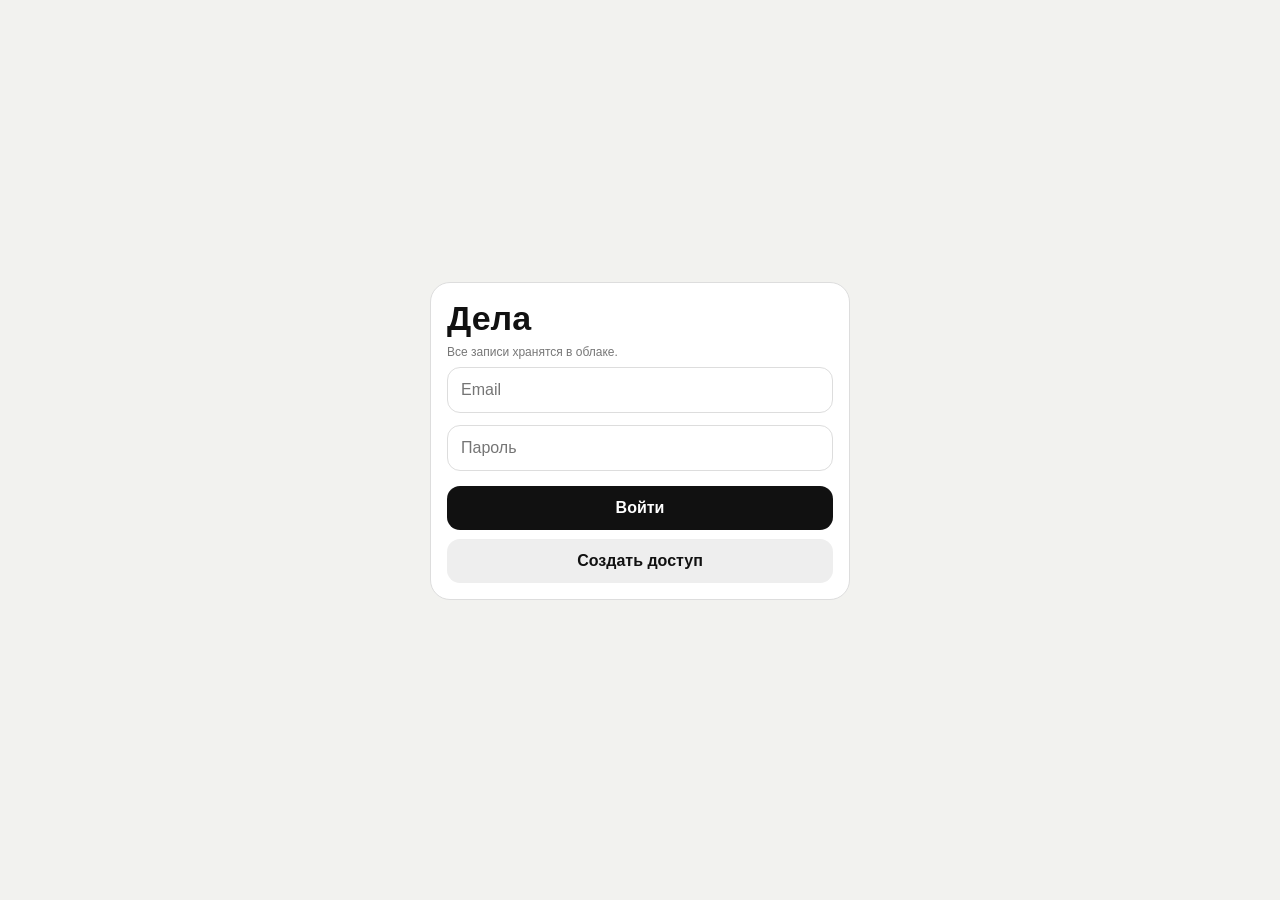
<file: index.html>
<!doctype html><html lang="ru"><head><meta charset="utf-8"><meta name="viewport" content="width=device-width,initial-scale=1,viewport-fit=cover,user-scalable=no"><meta name="theme-color" content="#f2f2ef"><meta name="apple-mobile-web-app-capable" content="yes"><meta name="apple-mobile-web-app-title" content="Дела"><link rel="manifest" href="manifest.webmanifest"><title>Дела</title><style>*{box-sizing:border-box}html,body{margin:0;min-height:100%;background:#f2f2ef;color:#111;font-family:-apple-system,BlinkMacSystemFont,"Segoe UI",sans-serif}button,input,textarea{font:inherit}.hide{display:none!important}.app{max-width:760px;margin:auto;padding:calc(env(safe-area-inset-top) + 10px) 12px 88px}header{display:grid;grid-template-columns:44px 1fr 44px;gap:8px;align-items:center;margin-bottom:12px}.b{width:44px;height:44px;border:0;border-radius:14px;background:#fff;font-size:26px}.ttl{font-size:28px;font-weight:850;white-space:nowrap;overflow:hidden;text-overflow:ellipsis}.crumb{font-size:11px;color:#777;font-weight:700}.list{display:flex;flex-direction:column;gap:9px}.row{min-height:72px;background:#fff;border:1px solid #e1e1dc;border-radius:18px;padding:0 15px;display:flex;align-items:center;gap:10px}.name{flex:1;font-size:18px;font-weight:780;overflow:hidden;text-overflow:ellipsis;white-space:nowrap}.folder .name{font-size:20px}.count{min-width:26px;height:26px;padding:0 7px;border-radius:99px;background:#ecece8;display:grid;place-items:center;font-size:12px;font-weight:800;color:#666}.warn{width:24px;height:24px;border-radius:50%;background:#ffe1e1;color:#c22;display:grid;place-items:center;font-weight:900}.nav{position:fixed;bottom:0;left:50%;transform:translateX(-50%);width:min(760px,100%);height:calc(64px + env(safe-area-inset-bottom));padding-bottom:env(safe-area-inset-bottom);background:#fbfbf9ee;backdrop-filter:blur(12px);border-top:1px solid #ddd;display:grid;grid-template-columns:repeat(4,1fr)}.nav button{border:0;background:transparent;font-size:12px}.nav b{display:block;font-size:21px}.panel,.auth{position:fixed;inset:0;background:#f2f2ef;z-index:20;overflow:auto;padding:calc(env(safe-area-inset-top) + 10px) 12px 28px}.auth{z-index:50;display:grid;place-items:center}.box,.card{background:#fff;border:1px solid #ddd;border-radius:20px;padding:16px}.box{width:min(420px,100%)}.box h1{font-size:34px;margin:0 0 6px}.box input,.search,.rem{width:100%;padding:13px;border:1px solid #ddd;border-radius:13px;margin:6px 0;background:#fff}.box button,.mainbtn,.danger{width:100%;padding:13px;border:0;border-radius:13px;margin-top:9px;font-weight:800}.mainbtn{background:#111;color:#fff}.danger{background:#fff;color:#b22;border:1px solid #ecc}.ghost{background:#eee!important;color:#111!important}.muted{font-size:12px;color:#777;line-height:1.4}.card{margin-bottom:12px}.content{width:100%;height:110px;border:0;outline:0;resize:vertical;font-size:17px}.sub{background:#fff;border:1px solid #ddd;border-radius:15px;padding:10px;display:flex;align-items:center;gap:8px;margin:7px 0}.subname{flex:1;font-weight:750}.small{border:0;border-radius:10px;padding:8px 10px}.empty{text-align:center;color:#888;padding:30px}.file{background:#fff;border:1px solid #ddd;border-radius:14px;padding:10px;margin:7px 0}.files{display:flex;gap:7px;flex-wrap:wrap}.files button,.pick{border:0;background:#eee;border-radius:10px;padding:8px 10px;font-size:12px;font-weight:700}.banner{background:#fff6d9;border:1px solid #efd68d;border-radius:12px;padding:9px 11px;font-size:12px;margin-bottom:10px}</style></head><body><div id="auth" class="auth hide"><div class="box"><h1>Дела</h1><div class="muted">Все записи хранятся в облаке.</div><input id="email" type="email" placeholder="Email"><input id="pass" type="password" placeholder="Пароль"><button id="login" class="mainbtn">Войти</button><button id="signup" class="ghost">Создать доступ</button><div id="amsg" class="muted"></div></div></div><div class="app"><header><button id="back" class="b" style="visibility:hidden">‹</button><div><div id="crumb" class="crumb">Папки</div><div id="title" class="ttl">Дела</div></div><button id="plus" class="b">＋</button></header><div id="offline" class="banner hide">Нет сети. Показываю сохранённую копию.</div><main id="list" class="list"></main></div><nav class="nav"><button id="home"><b>▦</b>Папки</button><button id="attention"><b>!</b>Внимание</button><button id="archive"><b>✓</b>Архив</button><button id="search"><b>⌕</b>Поиск</button></nav><section id="edit" class="panel hide"><header><button id="eback" class="b">‹</button><div><div class="crumb">Задача</div><div id="etitle" class="ttl">Задача</div></div><button id="save" class="b" style="font-size:14px">Готово</button></header><div class="card"><textarea id="content" class="content" placeholder="Первая строка — заголовок\nДальше описание"></textarea></div><div class="card"><div class="muted">Напоминание</div><input id="reminder" class="rem" type="datetime-local"></div><div class="card"><div style="display:flex;justify-content:space-between;align-items:center"><b>Подзадачи</b><button id="addsub" class="small">＋</button></div><div id="subs"></div></div><div class="card"><div style="display:flex;justify-content:space-between;align-items:center"><b>Файлы</b><label class="pick">Прикрепить<input id="filein" type="file" multiple hidden></label></div><div id="atts"></div></div><button id="complete" class="mainbtn">✓ Завершить</button><button id="restore" class="mainbtn hide">Вернуть из архива</button><button id="delete" class="danger">Удалить</button></section><section id="searchpanel" class="panel hide"><header><button id="sback" class="b">‹</button><div><div class="crumb">Поиск</div><div class="ttl">Найти</div></div><span></span></header><input id="sq" class="search" placeholder="Название или описание"><div id="sr" class="list"></div></section><script>const U='https://ungkyimakkejsdsgkglz.supabase.co',K='sb_publishable_8wnAdenufyvzy0vhYOeIhw_T5tot532',A='dela-auth-v2',C='dela-cache-v2',MONTH=2592000000;let s=null,S={folders:[],tasks:[],attachments:[]},v={type:'folders',fid:null},eid=null;const $=q=>document.querySelector(q),esc=x=>String(x??'').replace(/[&<>"']/g,m=>({'&':'&amp;','<':'&lt;','>':'&gt;','"':'&quot;',"'":'&#39;'}[m])),task=id=>S.tasks.find(x=>x.id===id),kids=id=>S.tasks.filter(x=>x.parent_id===id&&!x.deleted_at),desc=id=>kids(id).flatMap(x=>[x,...desc(x.id)]),old=x=>!x.is_done&&!x.deleted_at&&((x.reminder_at&&new Date(x.reminder_at)<new Date())||Date.now()-new Date(x.last_activity_at||x.updated_at||x.created_at)>MONTH);function store(x){s=x;x?localStorage.setItem(A,JSON.stringify(x)):localStorage.removeItem(A)}async function ar(path,body){let r=await fetch(U+'/auth/v1/'+path,{method:'POST',headers:{apikey:K,'Content-Type':'application/json'},body:JSON.stringify(body)}),j=await r.json().catch(()=>({}));if(!r.ok)throw Error(j.msg||j.message||j.error_description||'Ошибка входа');return j}async function ensure(){try{s=JSON.parse(localStorage.getItem(A)||'null')}catch{}if(!s)return false;if((s.expires_at||0)*1000>Date.now()+60000)return true;try{store(await ar('token?grant_type=refresh_token',{refresh_token:s.refresh_token}));return true}catch{store(null);return false}}async function api(path,opt={}){if(!s)throw Error('Нет входа');let r=await fetch(U+path,{...opt,headers:{apikey:K,Authorization:'Bearer '+s.access_token,'Content-Type':'application/json',...(opt.headers||{})}}),t=await r.text(),j=t?JSON.parse(t):null;if(!r.ok)throw Error(j?.message||j?.error||'HTTP '+r.status);return j}async function load(){try{let[f,t,a]=await Promise.all([api('/rest/v1/dela_folders?select=*&deleted_at=is.null&order=created_at.desc'),api('/rest/v1/dela_tasks?select=*&deleted_at=is.null&order=created_at.desc'),api('/rest/v1/dela_attachments?select=*&deleted_at=is.null&order=created_at.asc')]);S={folders:f||[],tasks:t||[],attachments:a||[]};localStorage.setItem(C,JSON.stringify(S));$('#offline').classList.add('hide')}catch(e){try{S=JSON.parse(localStorage.getItem(C)||'{}')}catch{}$('#offline').classList.remove('hide')}render()}async function ins(table,o){let j=await api('/rest/v1/'+table,{method:'POST',headers:{Prefer:'return=representation'},body:JSON.stringify(o)});return j[0]}async function patch(table,id,o){let j=await api('/rest/v1/'+table+'?id=eq.'+id,{method:'PATCH',headers:{Prefer:'return=representation'},body:JSON.stringify(o)});return j[0]}function row(x,folder=false){let e=document.createElement('div'),warn=folder?S.tasks.some(t=>t.folder_id===x.id&&old(t)):old(x)||desc(x.id).some(old),cnt=folder?S.tasks.filter(t=>t.folder_id===x.id&&!t.parent_id&&!t.is_done&&!t.deleted_at).length:kids(x.id).filter(k=>!k.is_done).length;e.className='row'+(folder?' folder':'');e.innerHTML=(warn?'<span class="warn">!</span>':'')+'<div class="name">'+esc(folder?x.name:x.title)+'</div><span class="count">'+cnt+'</span><span>›</span>';return e}function render(){let b=$('#list');b.innerHTML='';$('#back').style.visibility=v.type==='folder'?'visible':'hidden';$('#plus').classList.toggle('hide',!['folders','folder'].includes(v.type));if(v.type==='folders'){$('#crumb').textContent='Папки';$('#title').textContent='Дела';S.folders.filter(x=>!x.deleted_at).forEach(x=>{let r=row(x,true);r.onclick=()=>{v={type:'folder',fid:x.id};render()};b.append(r)})}else if(v.type==='folder'){let f=S.folders.find(x=>x.id===v.fid);$('#crumb').textContent='Папка';$('#title').textContent=f?.name||'Папка';S.tasks.filter(x=>x.folder_id===v.fid&&!x.parent_id&&!x.is_done&&!x.deleted_at).forEach(x=>{let r=row(x);r.onclick=()=>openTask(x.id);b.append(r)})}else if(v.type==='attention'){$('#crumb').textContent='Просрочено / без активности';$('#title').textContent='Внимание';S.tasks.filter(old).forEach(x=>{let r=row(x);r.onclick=()=>openTask(x.id);b.append(r)})}else{$('#crumb').textContent='Выполненные';$('#title').textContent='Архив';S.tasks.filter(x=>x.is_done&&!x.deleted_at).forEach(x=>{let r=row(x);r.onclick=()=>openTask(x.id);b.append(r)})}if(!b.children.length)b.innerHTML='<div class="empty">Пока пусто</div>'}function parse(){let p=$('#content').value.replace(/\r/g,'').split('\n');return{title:(p.shift()||'').trim()||'Без названия',description:p.join('\n').trim()}}function localDate(x){if(!x)return'';let d=new Date(x);return new Date(d-d.getTimezoneOffset()*60000).toISOString().slice(0,16)}async function openTask(id){eid=id;let x=task(id);$('#content').value=x.title+(x.description?'\n'+x.description:'');$('#reminder').value=localDate(x.reminder_at);$('#edit').classList.remove('hide');renderEdit()}function renderEdit(){let x=task(eid);$('#etitle').textContent=x.title;$('#subs').innerHTML='';kids(x.id).filter(k=>!k.is_done).forEach(k=>{let d=document.createElement('div');d.className='sub';d.innerHTML='<button class="small">○</button><div class="subname">'+esc(k.title)+'</div><span class="count">'+kids(k.id).filter(z=>!z.is_done).length+'</span><span>›</span>';d.querySelector('button').onclick=async e=>{e.stopPropagation();await complete(k.id)};d.onclick=()=>openTask(k.id);$('#subs').append(d)});$('#complete').classList.toggle('hide',x.is_done);$('#restore').classList.toggle('hide',!x.is_done);$('#delete').classList.toggle('hide',x.is_done);renderAtts()}async function save(){if(!eid)return;let p=parse(),x=task(eid),o={...p,reminder_at:$('#reminder').value?new Date($('#reminder').value).toISOString():null};Object.assign(x,o);try{Object.assign(x,await patch('dela_tasks',eid,o));localStorage.setItem(C,JSON.stringify(S))}catch(e){alert(e.message)}}async function complete(id){if(kids(id).some(k=>!k.is_done)){alert('Сначала завершите все подзадачи');return}Object.assign(task(id),await patch('dela_tasks',id,{is_done:true,archived_at:new Date().toISOString()}));renderEdit();render()}async function restore(){Object.assign(task(eid),await patch('dela_tasks',eid,{is_done:false,archived_at:null}));renderEdit();render()}async function del(){let ids=[eid,...desc(eid).map(x=>x.id)];for(let id of ids)await patch('dela_tasks',id,{deleted_at:new Date().toISOString()});$('#edit').classList.add('hide');eid=null;await load()}async function upload(F){let x=task(eid),path=s.user.id+'/'+x.id+'/'+crypto.randomUUID()+'-'+F.name.replace(/[^a-zA-Z0-9._-]/g,'_'),r=await fetch(U+'/storage/v1/object/dela-private/'+path,{method:'POST',headers:{apikey:K,Authorization:'Bearer '+s.access_token,'Content-Type':F.type||'application/octet-stream'},body:F});if(!r.ok)throw Error('Не загрузился файл '+F.name);let a=await ins('dela_attachments',{task_id:x.id,storage_path:path,file_name:F.name,mime_type:F.type,size_bytes:F.size});S.attachments.push(a)}function renderAtts(){let b=$('#atts');b.innerHTML='';S.attachments.filter(a=>a.task_id===eid&&!a.deleted_at).forEach(a=>{let d=document.createElement('div');d.className='file';d.innerHTML='<b>'+esc(a.file_name)+'</b><div class="files"><button>Открыть</button></div>';d.querySelector('button').onclick=async()=>{let r=await fetch(U+'/storage/v1/object/dela-private/'+a.storage_path,{headers:{apikey:K,Authorization:'Bearer '+s.access_token}});if(!r.ok)return alert('Не удалось открыть файл');let blob=await r.blob(),u=URL.createObjectURL(blob);window.open(u,'_blank')};b.append(d)})}$('#login').onclick=async()=>{try{store(await ar('token?grant_type=password',{email:$('#email').value.trim(),password:$('#pass').value}));$('#auth').classList.add('hide');await load()}catch(e){$('#amsg').textContent=e.message}};$('#signup').onclick=async()=>{try{let x=await ar('signup',{email:$('#email').value.trim(),password:$('#pass').value});if(x.access_token){store(x);$('#auth').classList.add('hide');await load()}else $('#amsg').textContent='Аккаунт создан. Подтвердите почту, если пришло письмо.'}catch(e){$('#amsg').textContent=e.message}};$('#plus').onclick=async()=>{if(v.type==='folders'){let n=prompt('Название папки');if(n){S.folders.unshift(await ins('dela_folders',{name:n}));render()}}else{let x=await ins('dela_tasks',{folder_id:v.fid,parent_id:null,title:'Новая задача',description:''});S.tasks.unshift(x);openTask(x.id);render()}};$('#back').onclick=$('#home').onclick=()=>{v={type:'folders',fid:null};render()};$('#attention').onclick=()=>{v={type:'attention'};render()};$('#archive').onclick=()=>{v={type:'archive'};render()};$('#search').onclick=()=>{$('#searchpanel').classList.remove('hide');$('#sq').value='';$('#sr').innerHTML=''};$('#sback').onclick=()=>$('#searchpanel').classList.add('hide');$('#sq').oninput=()=>{let q=$('#sq').value.toLowerCase(),b=$('#sr');b.innerHTML='';S.tasks.filter(x=>!x.deleted_at&&(x.title+' '+x.description).toLowerCase().includes(q)).forEach(x=>{let r=row(x);r.onclick=()=>openTask(x.id);b.append(r)})};$('#save').onclick=$('#eback').onclick=async()=>{await save();$('#edit').classList.add('hide');eid=null;render()};$('#content').onblur=save;$('#reminder').onchange=save;$('#addsub').onclick=async()=>{await save();let p=task(eid),x=await ins('dela_tasks',{folder_id:p.folder_id,parent_id:p.id,title:'Новая подзадача',description:''});S.tasks.unshift(x);openTask(x.id)};$('#complete').onclick=()=>complete(eid);$('#restore').onclick=restore;$('#delete').onclick=()=>{if(confirm('Удалить задачу и все подзадачи?'))del()};$('#filein').onchange=async e=>{for(let F of e.target.files){try{await upload(F)}catch(err){alert(err.message)}}e.target.value='';renderAtts()};window.addEventListener('online',load);window.addEventListener('offline',()=>$('#offline').classList.remove('hide'));(async()=>{let ok=await ensure();if(!ok){$('#auth').classList.remove('hide');render();return}await load()})();if('serviceWorker'in navigator)window.addEventListener('load',()=>navigator.serviceWorker.register('./sw.js').catch(()=>{}));</script></body></html>
</file>
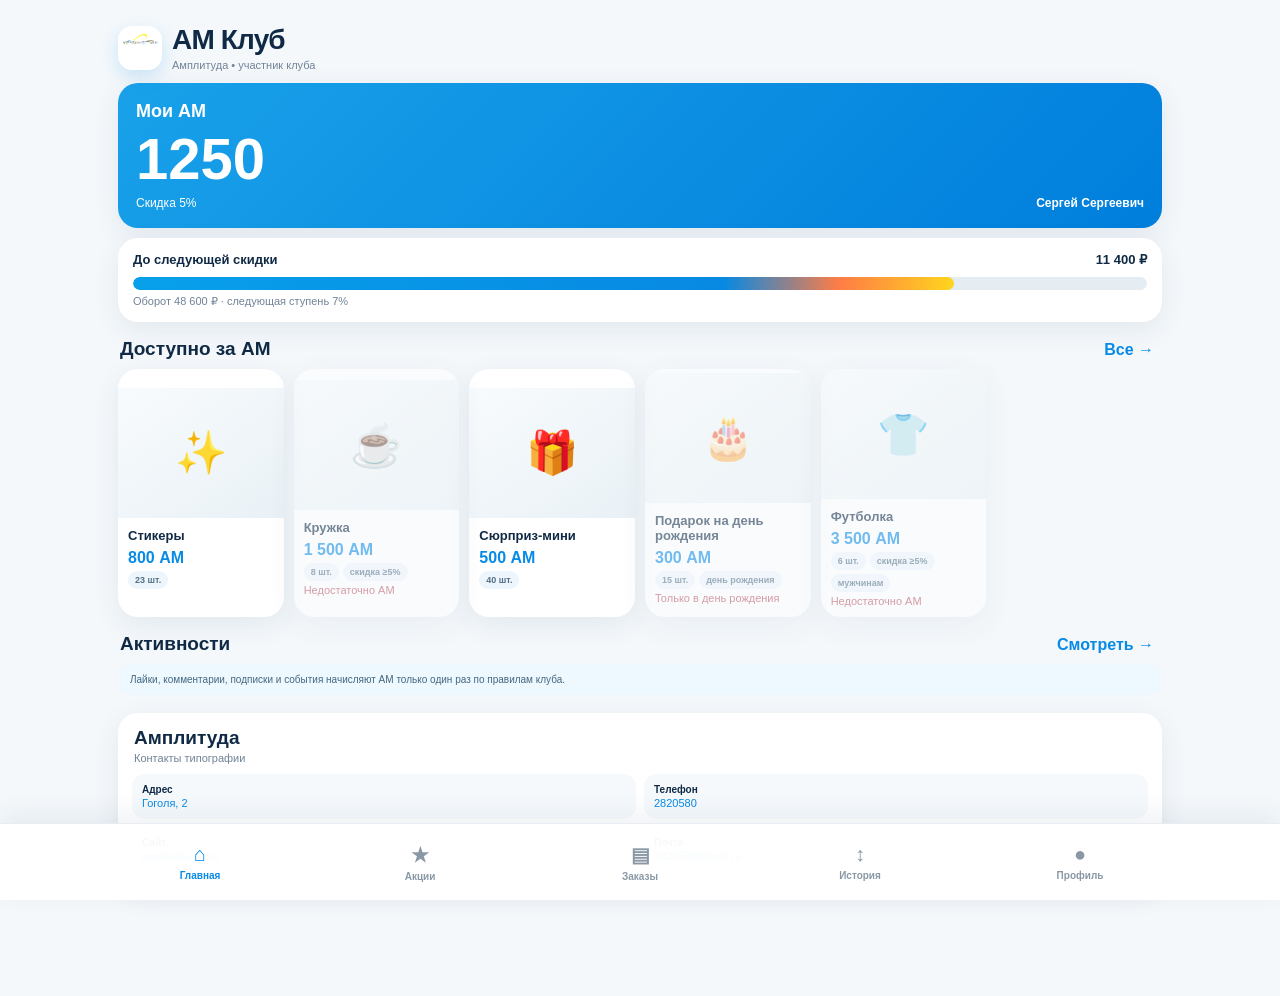
<file: amp-club-stage10-1/index.html>
<!doctype html>
<html lang="ru">
<head>
<meta charset="utf-8">
<meta name="viewport" content="width=device-width,initial-scale=1,viewport-fit=cover">
<meta name="theme-color" content="#0b8fe8">
<title>АМ Клуб — Stage 10.1.7</title>
<link rel="manifest" href="./manifest.webmanifest?v=10.1.7">
<link rel="stylesheet" href="./styles.css?v=10.1.7">
<link rel="stylesheet" href="./overrides.css?v=10.1.7">
<link rel="stylesheet" href="./legal-ui.css?v=10.1.7">
</head>
<body>
<div id="app"></div>
<script src="./app-a.js?v=10.1.7" defer></script>
<script src="./app-b.js?v=10.1.7" defer></script>
<script src="./app-c.js?v=10.1.7" defer></script>
<script src="./app-d.js?v=10.1.7" defer></script>
<script src="./app-e.js?v=10.1.7" defer></script>
<script src="./save-links.js?v=10.1.7" defer></script>
<script src="./app-f.js?v=10.1.7" defer></script>
<script src="./client-role.js?v=10.1.7" defer></script>
<script src="./legal-ui.js?v=10.1.7" defer></script>
</body>
</html>
</file>
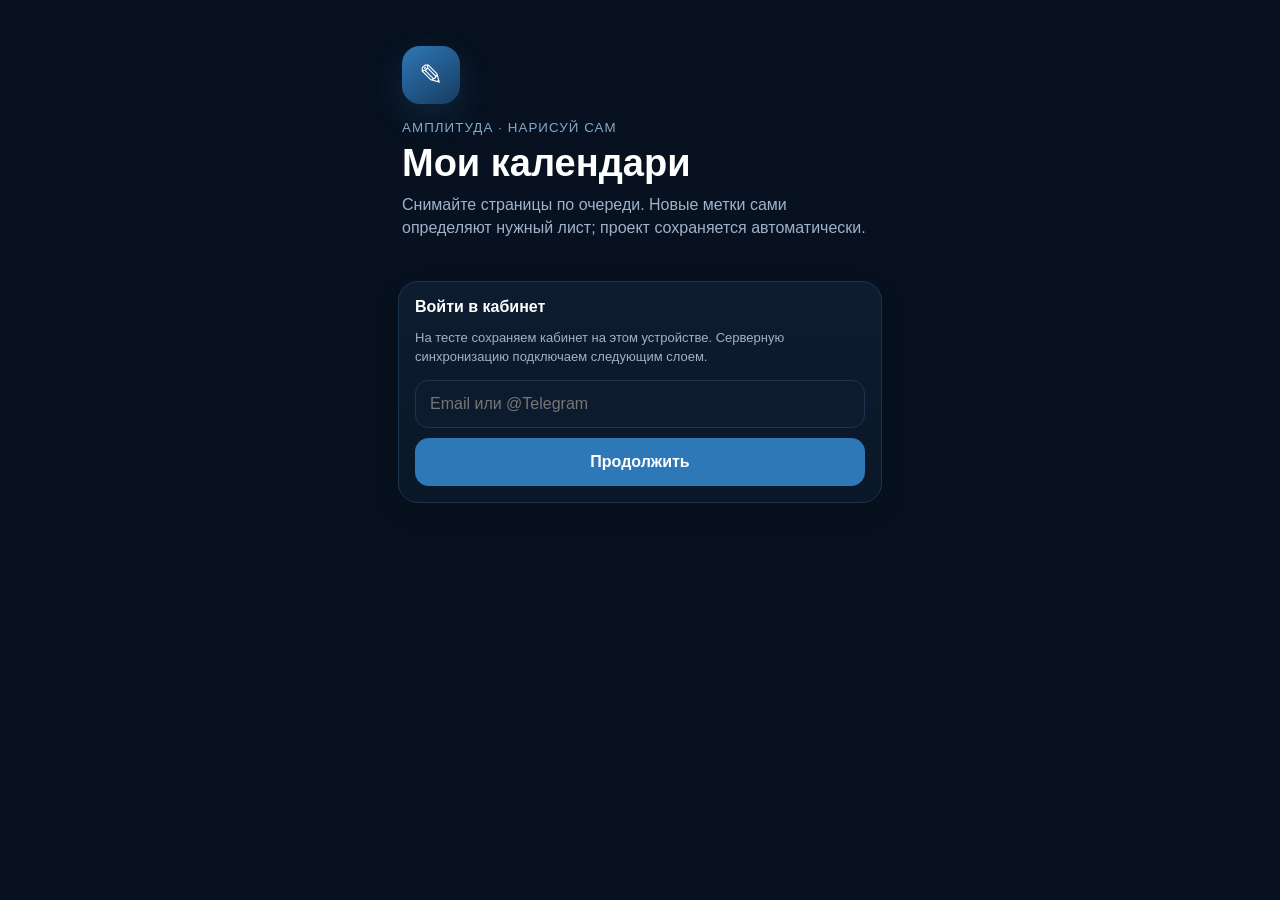
<file: calendar-scanner-v14/index.html>
<!doctype html><html lang="ru"><head><meta charset="utf-8"><meta name="viewport" content="width=device-width,initial-scale=1,viewport-fit=cover"><meta name="theme-color" content="#07111f"><title>Календарь — сканер V14.5</title><style>html,body{margin:0;min-height:100%;background:#07111f;color:#fff;font:16px -apple-system,BlinkMacSystemFont,"Segoe UI",Arial,sans-serif}.box{min-height:100dvh;display:grid;place-items:center;padding:24px;box-sizing:border-box}.card{max-width:420px;text-align:center}.spin{width:32px;height:32px;border:3px solid #29415f;border-top-color:#52a8e8;border-radius:50%;margin:0 auto 16px;animation:s .8s linear infinite}@keyframes s{to{transform:rotate(360deg)}}small{color:#9fb2ca}</style></head><body><div class="box"><div class="card"><div class="spin"></div><b>Загрузка сканера…</b><br><small>V14.5 · ДАТЫ</small></div></div><script>(async()=>{try{let b='';for(let i=1;i<=7;i++){const r=await fetch(`p${i}.txt?v=141full2`,{cache:'no-store'});if(!r.ok)throw new Error(`p${i}: HTTP ${r.status}`);b+=(await r.text()).trim()}const bin=Uint8Array.from(atob(b),c=>c.charCodeAt(0));if(typeof DecompressionStream==='undefined')throw new Error('Браузер не поддерживает распаковку gzip');const ds=new DecompressionStream('gzip');let html=await new Response(new Blob([bin]).stream().pipeThrough(ds)).text();html=html.replace("const VERSION='14.1'","const VERSION='14.5'").replaceAll('V14.1 FRAMEFIX','V14.5 · ДАТЫ');const p1='<scr'+'ipt src="patch142.js?v=143clean1"></scr'+'ipt>';const p2='<scr'+'ipt src="patch144.js?v=144white1"></scr'+'ipt>';const p3='<scr'+'ipt src="patch145.js?v=145dates1"></scr'+'ipt>';html=html.replace('</body>',p1+p2+p3+'</body>');document.open();document.write(html);document.close()}catch(e){document.body.innerHTML=`<div class="box"><div class="card"><b>Не удалось загрузить сканер</b><p>${String(e)}</p><button onclick="location.reload()" style="padding:12px 18px;border:0;border-radius:12px">Повторить</button></div></div>`}})();</script></body></html>
</file>
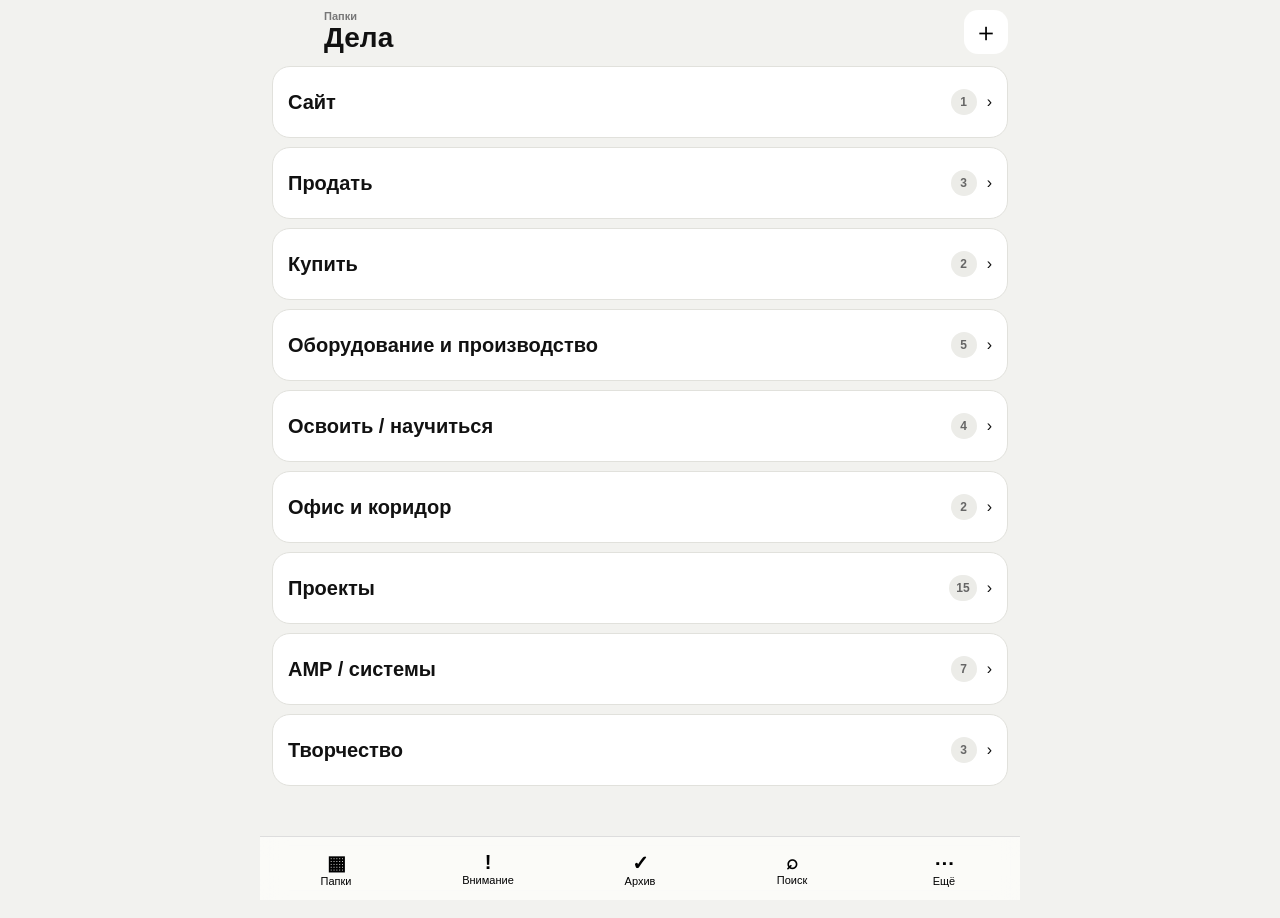
<file: dela/index.html>
<!doctype html><html lang="ru"><head><meta charset="utf-8"><meta name="viewport" content="width=device-width,initial-scale=1,viewport-fit=cover,user-scalable=no"><meta name="theme-color" content="#f2f2ef"><meta name="apple-mobile-web-app-capable" content="yes"><meta name="apple-mobile-web-app-title" content="Дела"><link rel="apple-touch-icon" href="icon-192.png"><link rel="manifest" href="manifest.webmanifest"><title>Дела</title><style>
*{box-sizing:border-box}html,body{margin:0;min-height:100%;background:#f2f2ef;color:#111;font-family:-apple-system,BlinkMacSystemFont,"Segoe UI",sans-serif}button,input,textarea{font:inherit}.hide{display:none!important}.app{max-width:760px;margin:auto;padding:calc(env(safe-area-inset-top) + 10px) 12px 88px}.head{display:grid;grid-template-columns:44px 1fr auto;gap:8px;align-items:center;margin-bottom:12px}.b{height:44px;border:0;border-radius:14px;background:#fff}.back{width:44px;font-size:26px}.ttl{font-size:28px;font-weight:850;white-space:nowrap;overflow:hidden;text-overflow:ellipsis}.crumb{font-size:11px;color:#777;font-weight:700}.list{display:flex;flex-direction:column;gap:9px}.row{min-height:72px;background:#fff;border:1px solid #e1e1dc;border-radius:18px;padding:0 15px;display:flex;align-items:center;gap:10px}.name{flex:1;font-size:18px;font-weight:780;overflow:hidden;text-overflow:ellipsis;white-space:nowrap}.folder .name{font-size:20px}.count{min-width:26px;height:26px;padding:0 7px;border-radius:99px;background:#ecece8;display:grid;place-items:center;font-size:12px;font-weight:800;color:#666}.warn{width:24px;height:24px;border-radius:50%;background:#ffe1e1;color:#c22;display:grid;place-items:center;font-weight:900}.nav{position:fixed;bottom:0;left:50%;transform:translateX(-50%);width:min(760px,100%);height:calc(64px + env(safe-area-inset-bottom));padding-bottom:env(safe-area-inset-bottom);background:#fbfbf9ee;backdrop-filter:blur(12px);border-top:1px solid #ddd;display:grid;grid-template-columns:repeat(5,1fr)}.nav button{border:0;background:transparent;font-size:11px}.nav b{display:block;font-size:20px}.panel{position:fixed;inset:0;background:#f2f2ef;z-index:20;overflow:auto;padding:calc(env(safe-area-inset-top) + 10px) 12px 28px}.card{background:#fff;border:1px solid #ddd;border-radius:20px;padding:16px;margin-bottom:12px}.content{width:100%;height:120px;border:0;outline:0;resize:vertical;font-size:17px}.rem,.search{width:100%;padding:13px;border:1px solid #ddd;border-radius:13px;margin:6px 0;background:#fff}.sub{background:#fff;border:1px solid #ddd;border-radius:15px;padding:10px;display:flex;align-items:center;gap:8px;margin:7px 0}.subname{flex:1;font-weight:750}.small{border:0;border-radius:10px;padding:8px 10px}.empty{text-align:center;color:#888;padding:30px}.file{background:#fff;border:1px solid #ddd;border-radius:14px;padding:10px;margin:7px 0;display:flex;gap:8px;align-items:center}.file b{flex:1;overflow:hidden;text-overflow:ellipsis;white-space:nowrap}.pick{border:0;background:#eee;border-radius:10px;padding:9px 11px;font-size:12px;font-weight:750}.muted{font-size:12px;color:#777;line-height:1.4}.actions{display:flex;gap:7px;align-items:center;position:relative}.savebtn{padding:0 14px;font-weight:800}.menubtn{width:44px;font-size:24px}.menu{position:absolute;right:0;top:50px;width:170px;background:#fff;border:1px solid #ddd;border-radius:15px;padding:6px;box-shadow:0 10px 30px #0002;z-index:99}.menu button{width:100%;border:0;background:transparent;text-align:left;padding:11px;border-radius:10px}.menu .danger{color:#b22}.banner{background:#e9f7ea;border:1px solid #b9dfbc;border-radius:12px;padding:9px 11px;font-size:12px;margin-bottom:10px}.morebtn{width:100%;padding:13px;border:0;border-radius:13px;margin:7px 0;background:#fff;font-weight:800}.fileinput{position:fixed;left:-10000px;width:1px;height:1px;opacity:0}
</style></head><body>
<div class="app"><div class="head"><button id="back" class="b back" style="visibility:hidden">‹</button><div><div id="crumb" class="crumb">Папки</div><div id="title" class="ttl">Дела</div></div><button id="plus" class="b back">＋</button></div><div id="backupnote" class="banner hide">Резервная копия сохранена</div><main id="list" class="list"></main></div>
<nav class="nav"><button id="home"><b>▦</b>Папки</button><button id="attention"><b>!</b>Внимание</button><button id="archive"><b>✓</b>Архив</button><button id="search"><b>⌕</b>Поиск</button><button id="more"><b>⋯</b>Ещё</button></nav>
<section id="edit" class="panel hide"><div class="head"><button id="eback" class="b back">‹</button><div><div class="crumb">Задача</div><div id="etitle" class="ttl">Задача</div></div><div class="actions"><button id="save" class="b savebtn">Сохранить</button><button id="menubtn" class="b menubtn">⋯</button><div id="menu" class="menu hide"><button id="completeMenu">Завершить</button><button id="restoreMenu" class="hide">Вернуть из архива</button><button id="deleteMenu" class="danger">Удалить</button></div></div></div><div class="card"><textarea id="content" class="content" placeholder="Первая строка — заголовок\nДальше описание"></textarea></div><div class="card"><div class="muted">Напоминание</div><input id="reminder" class="rem" type="datetime-local"></div><div class="card"><div style="display:flex;justify-content:space-between;align-items:center"><b>Подзадачи</b><button id="addsub" class="small">＋</button></div><div id="subs"></div></div><div class="card"><div style="display:flex;justify-content:space-between;align-items:center"><b>Файлы и фото</b><button id="pickfile" class="pick">Прикрепить</button><input id="filein" class="fileinput" type="file" multiple accept="image/*,video/*,.pdf,.doc,.docx,.xls,.xlsx,.txt,.zip"></div><div id="atts"></div></div></section>
<section id="searchpanel" class="panel hide"><div class="head"><button id="sback" class="b back">‹</button><div><div class="crumb">Поиск</div><div class="ttl">Найти</div></div><span></span></div><input id="sq" class="search" placeholder="Название или описание"><div id="sr" class="list"></div></section>
<section id="morepanel" class="panel hide"><div class="head"><button id="mback" class="b back">‹</button><div><div class="crumb">Локально на iPhone</div><div class="ttl">Данные</div></div><span></span></div><div class="card"><b>Резервные копии</b><p class="muted">После каждого изменения автоматически сохраняется снимок. Храним последние 20 версий прямо на телефоне. Файлы тоже остаются доступными для этих версий.</p><button id="restoreauto" class="morebtn">Восстановить предыдущую автокопию</button><button id="export" class="morebtn">Экспортировать копию в «Файлы»</button><button id="import" class="morebtn">Восстановить из файла</button><input id="importin" class="fileinput" type="file" accept="application/json,.json"></div><div class="card"><b>Хранилище</b><div id="stats" class="muted" style="margin-top:8px"></div></div></section>
<script>
const DBN='dela-local-v1',DBV=1,MONTH=2592000000,MAX_BACKUPS=20;let db,S={folders:[],tasks:[]},v={type:'folders',fid:null},eid=null;const $=q=>document.querySelector(q),uid=()=>crypto.randomUUID?crypto.randomUUID():Date.now()+'-'+Math.random().toString(16).slice(2),esc=x=>String(x??'').replace(/[&<>"']/g,m=>({'&':'&amp;','<':'&lt;','>':'&gt;','"':'&quot;',"'":'&#39;'}[m]));
const seedFolders=['Сайт','Продать','Купить','Оборудование и производство','Освоить / научиться','Офис и коридор','Проекты','AMP / системы','Творчество'];
const seedTasks={
'Сайт':['Доделать сайт'],'Продать':['Продать УФ-DTF','Продать старый Versant','Продать плоттер-принтер'],'Купить':['Продумать / купить планшетный УФ 60×90','Купить ещё один принтер HP'],'Оборудование и производство':['Решить вопрос с лентами: печать и шитьё','Вытяжка для гравера','Починить брошюровщик или купить новый','Запустить автоматический брошюровщик','Попробовать УФ-DTF на УФ'],'Освоить / научиться':['Подумать по вышивке','Научиться круговой гравировке','Научиться моделировать / создавать 3D из 2D','Научиться печатать УФ-DTF'],'Офис и коридор':['Пресс-волл в коридор','Стена с надписями в коридор'],'Проекты':['Сделать машинку для сборки шоколадок','Викторины и подписки для каналов','Обзоры','Доделать фонтан','Сделать игру про типографию','Игра «Очередь»','«Был в Нижнем» — магниты','Доделать дозатор магнитов','Сделать щипалку для бумаги','Доделать соединитель для бейджей','Оптимизировать магнитные курсоры','Довести подставку под стелу','Довести календарь «Нарисуй сам»','Доделать «СтелПоп»','Следить за доменами типографий'],'AMP / системы':['Доделать AM Marketing','Доделать AMP Core','Довести AMP CRM и прогнать полный автотест','Собрать и загрузить все прайсы Амплитуды','Доделать калькулятор визиток','Доделать CorelDRAW-макрос «AMP — Спуск»','Развивать единое окно коммуникаций'],'Творчество':['Продвижение выпущенных треков','Доделать песню «Приехал тесть»','Сделать мультфильм про бильярд с Лейлой']};
function initialState(){let folders=[],tasks=[],now=new Date().toISOString();for(const name of seedFolders){let f={id:uid(),name,created_at:now};folders.push(f);for(const title of seedTasks[name]||[])tasks.push({id:uid(),folder_id:f.id,parent_id:null,title,description:'',is_done:false,archived_at:null,reminder_at:null,created_at:now,updated_at:now,last_activity_at:now,attachments:[]})}let sf=folders.find(x=>x.name==='Сайт'),site=tasks.find(x=>x.title==='Доделать сайт');for(const t of ['Написать тексты','Создать мокапы','Подготовить прайсы','Сайт и мероприятие «День логотипа»'])tasks.push({id:uid(),folder_id:sf.id,parent_id:site.id,title:t,description:'',is_done:false,archived_at:null,reminder_at:null,created_at:now,updated_at:now,last_activity_at:now,attachments:[]});let text=tasks.find(x=>x.title==='Написать тексты'),prices=tasks.find(x=>x.title==='Подготовить прайсы');tasks.push({id:uid(),folder_id:sf.id,parent_id:text.id,title:'Написать текст про УФ-DTF',description:'',is_done:false,archived_at:null,reminder_at:null,created_at:now,updated_at:now,last_activity_at:now,attachments:[]},{id:uid(),folder_id:sf.id,parent_id:prices.id,title:'Сделать прайс УФ-DTF',description:'',is_done:false,archived_at:null,reminder_at:null,created_at:now,updated_at:now,last_activity_at:now,attachments:[]});return{folders,tasks}}
function openDB(){return new Promise((res,rej)=>{let r=indexedDB.open(DBN,DBV);r.onupgradeneeded=()=>{let d=r.result;if(!d.objectStoreNames.contains('meta'))d.createObjectStore('meta');if(!d.objectStoreNames.contains('files'))d.createObjectStore('files',{keyPath:'id'});if(!d.objectStoreNames.contains('backups')){let s=d.createObjectStore('backups',{keyPath:'id'});s.createIndex('createdAt','createdAt')}};r.onsuccess=()=>res(r.result);r.onerror=()=>rej(r.error)})}
function req(r){return new Promise((res,rej)=>{r.onsuccess=()=>res(r.result);r.onerror=()=>rej(r.error)})}function tx(store,mode='readonly'){return db.transaction(store,mode).objectStore(store)}async function getMeta(k){return req(tx('meta').get(k))}async function setMeta(k,val){return req(tx('meta','readwrite').put(val,k))}
function legacyState(){try{let o=JSON.parse(localStorage.getItem('dela-cache-v2')||'null');if(!o?.folders?.length||!o?.tasks?.length)return null;let folders=o.folders.filter(x=>!x.deleted_at).map(x=>({id:x.id||uid(),name:x.name||'Папка',created_at:x.created_at||new Date().toISOString()})),ids=new Set(folders.map(x=>x.id)),tasks=o.tasks.filter(x=>!x.deleted_at&&ids.has(x.folder_id)).map(x=>({id:x.id||uid(),folder_id:x.folder_id,parent_id:x.parent_id||null,title:x.title||'Без названия',description:x.description||'',is_done:!!x.is_done,archived_at:x.archived_at||null,reminder_at:x.reminder_at||null,created_at:x.created_at||new Date().toISOString(),updated_at:x.updated_at||x.created_at||new Date().toISOString(),last_activity_at:x.last_activity_at||x.updated_at||x.created_at||new Date().toISOString(),attachments:[]}));return{folders,tasks}}catch{return null}}
async function loadState(){S=await getMeta('state');if(!S){let old=legacyState();S=old||initialState();await setMeta('state',S);await backup(old?'migrated':'initial')}render()}
async function persist(reason='change'){await setMeta('state',S);await backup(reason)}
function stateFileIds(st){let z=new Set();for(const t of st?.tasks||[])for(const id of t.attachments||[])z.add(id);return z}
async function cleanupFiles(backups){let keep=stateFileIds(S);for(const b of backups||[])for(const id of stateFileIds(b.state))keep.add(id);let files=await req(tx('files').getAll());for(const f of files)if(!keep.has(f.id))await req(tx('files','readwrite').delete(f.id))}
async function backup(reason){let b={id:Date.now()+'-'+Math.random().toString(16).slice(2),createdAt:new Date().toISOString(),reason,state:structuredClone(S)};await req(tx('backups','readwrite').put(b));let all=await req(tx('backups').getAll());all.sort((a,b)=>new Date(b.createdAt)-new Date(a.createdAt));for(const x of all.slice(MAX_BACKUPS))await req(tx('backups','readwrite').delete(x.id));all=all.slice(0,MAX_BACKUPS);await cleanupFiles(all);let n=$('#backupnote');if(n){n.textContent='Автокопия сохранена';n.classList.remove('hide');clearTimeout(backup.t);backup.t=setTimeout(()=>n.classList.add('hide'),1100)}}
const task=id=>S.tasks.find(x=>x.id===id),kids=id=>S.tasks.filter(x=>x.parent_id===id),desc=id=>kids(id).flatMap(x=>[x,...desc(x.id)]),old=x=>!x.is_done&&((x.reminder_at&&new Date(x.reminder_at)<new Date())||Date.now()-new Date(x.last_activity_at||x.updated_at||x.created_at)>MONTH);
function row(x,folder=false){let e=document.createElement('div'),warn=folder?S.tasks.some(t=>t.folder_id===x.id&&old(t)):old(x)||desc(x.id).some(old),cnt=folder?S.tasks.filter(t=>t.folder_id===x.id&&!t.parent_id&&!t.is_done).length:kids(x.id).filter(k=>!k.is_done).length;e.className='row'+(folder?' folder':'');e.innerHTML=(warn?'<span class="warn">!</span>':'')+'<div class="name">'+esc(folder?x.name:x.title)+'</div><span class="count">'+cnt+'</span><span>›</span>';return e}
function render(){let b=$('#list');b.innerHTML='';$('#back').style.visibility=v.type==='folder'?'visible':'hidden';$('#plus').classList.toggle('hide',!['folders','folder'].includes(v.type));if(v.type==='folders'){$('#crumb').textContent='Папки';$('#title').textContent='Дела';[...S.folders].sort((a,b)=>new Date(b.created_at)-new Date(a.created_at)).forEach(x=>{let r=row(x,true);r.onclick=()=>{v={type:'folder',fid:x.id};render()};b.append(r)})}else if(v.type==='folder'){let f=S.folders.find(x=>x.id===v.fid);$('#crumb').textContent='Папка';$('#title').textContent=f?.name||'Папка';S.tasks.filter(x=>x.folder_id===v.fid&&!x.parent_id&&!x.is_done).sort((a,b)=>new Date(b.created_at)-new Date(a.created_at)).forEach(x=>{let r=row(x);r.onclick=()=>openTask(x.id);b.append(r)})}else if(v.type==='attention'){$('#crumb').textContent='Просрочено / без активности';$('#title').textContent='Внимание';S.tasks.filter(old).forEach(x=>{let r=row(x);r.onclick=()=>openTask(x.id);b.append(r)})}else{$('#crumb').textContent='Выполненные';$('#title').textContent='Архив';S.tasks.filter(x=>x.is_done).sort((a,b)=>new Date(b.archived_at||0)-new Date(a.archived_at||0)).forEach(x=>{let r=row(x);r.onclick=()=>openTask(x.id);b.append(r)})}if(!b.children.length)b.innerHTML='<div class="empty">Пока пусто</div>'}
function parse(){let p=$('#content').value.replace(/\r/g,'').split('\n');return{title:(p.shift()||'').trim()||'Без названия',description:p.join('\n').trim()}}function localDate(x){if(!x)return'';let d=new Date(x);return new Date(d-d.getTimezoneOffset()*60000).toISOString().slice(0,16)}
function openTask(id){eid=id;let x=task(id);$('#content').value=x.title+(x.description?'\n'+x.description:'');$('#reminder').value=localDate(x.reminder_at);$('#edit').classList.remove('hide');$('#menu').classList.add('hide');renderEdit()}
function renderEdit(){let x=task(eid);if(!x)return;$('#etitle').textContent=x.title;$('#subs').innerHTML='';kids(x.id).filter(k=>!k.is_done).sort((a,b)=>new Date(b.created_at)-new Date(a.created_at)).forEach(k=>{let d=document.createElement('div');d.className='sub';d.innerHTML='<button class="small">○</button><div class="subname">'+esc(k.title)+'</div><span class="count">'+kids(k.id).filter(z=>!z.is_done).length+'</span><span>›</span>';d.querySelector('button').onclick=async e=>{e.stopPropagation();await complete(k.id)};d.onclick=()=>openTask(k.id);$('#subs').append(d)});$('#completeMenu').classList.toggle('hide',x.is_done);$('#restoreMenu').classList.toggle('hide',!x.is_done);renderAtts()}
async function save(){if(!eid)return;let x=task(eid),p=parse();x.title=p.title;x.description=p.description;x.reminder_at=$('#reminder').value?new Date($('#reminder').value).toISOString():null;x.updated_at=x.last_activity_at=new Date().toISOString();await persist('save');$('#etitle').textContent=x.title;render();$('#edit').classList.add('hide')}
async function complete(id){let x=task(id);if(!x)return;if(desc(id).some(k=>!k.is_done)){alert('Сначала завершите все подзадачи');return}x.is_done=true;x.archived_at=new Date().toISOString();x.updated_at=x.last_activity_at=new Date().toISOString();await persist('complete');renderEdit();render();$('#menu').classList.add('hide')}
async function restore(){let x=task(eid);x.is_done=false;x.archived_at=null;x.updated_at=x.last_activity_at=new Date().toISOString();await persist('restore');renderEdit();render();$('#menu').classList.add('hide')}
async function del(){if(!confirm('Удалить задачу и все её подзадачи?'))return;let ids=[eid,...desc(eid).map(x=>x.id)],files=[];for(const id of ids){let t=task(id);files.push(...(t?.attachments||[]))}S.tasks=S.tasks.filter(x=>!ids.includes(x.id));await persist('delete');$('#edit').classList.add('hide');eid=null;render()}
async function addFiles(list){let x=task(eid);for(const F of list){let id=uid();await req(tx('files','readwrite').put({id,taskId:x.id,name:F.name||'Фото',type:F.type||'application/octet-stream',size:F.size,createdAt:new Date().toISOString(),blob:F}));x.attachments=x.attachments||[];x.attachments.unshift(id)}x.updated_at=x.last_activity_at=new Date().toISOString();await persist('attach');renderAtts()}
async function renderAtts(){let b=$('#atts');b.innerHTML='';let x=task(eid);for(const id of (x.attachments||[])){let f=await req(tx('files').get(id));if(!f)continue;let d=document.createElement('div');d.className='file';d.innerHTML='<b>'+esc(f.name)+'</b><button class="pick">Открыть</button><button class="pick">×</button>';let bs=d.querySelectorAll('button');bs[0].onclick=()=>{let u=URL.createObjectURL(f.blob);window.open(u,'_blank');setTimeout(()=>URL.revokeObjectURL(u),60000)};bs[1].onclick=async()=>{x.attachments=x.attachments.filter(z=>z!==id);await persist('file-delete');renderAtts()};b.append(d)}}
async function restoreAuto(){let all=await req(tx('backups').getAll());all.sort((a,b)=>new Date(b.createdAt)-new Date(a.createdAt));if(all.length<2){alert('Предыдущей автокопии пока нет');return}let b=all[1];if(!confirm('Восстановить состояние до последнего изменения?'))return;S=structuredClone(b.state);await setMeta('state',S);await backup('restore-auto');render();await showStats();alert('Предыдущая версия восстановлена')}
async function showStats(){let files=await req(tx('files').getAll()),backs=await req(tx('backups').getAll()),size=files.reduce((a,f)=>a+(f.size||0),0);$('#stats').textContent=`Папок: ${S.folders.length} · задач: ${S.tasks.length} · файлов: ${files.length} (${(size/1024/1024).toFixed(1)} МБ) · автокопий: ${backs.length}`}
function blobToDataURL(blob){return new Promise((res,rej)=>{let r=new FileReader();r.onload=()=>res(r.result);r.onerror=()=>rej(r.error);r.readAsDataURL(blob)})}
async function exportBackup(){let need=stateFileIds(S),files=await req(tx('files').getAll()),out=[];for(const f of files)if(need.has(f.id))out.push({id:f.id,taskId:f.taskId,name:f.name,type:f.type,size:f.size,createdAt:f.createdAt,data:await blobToDataURL(f.blob)});let payload={version:2,exportedAt:new Date().toISOString(),state:S,files:out};let a=document.createElement('a');a.href=URL.createObjectURL(new Blob([JSON.stringify(payload)],{type:'application/json'}));a.download='Дела-'+new Date().toISOString().slice(0,10)+'.json';a.click();setTimeout(()=>URL.revokeObjectURL(a.href),30000)}
async function importBackup(F){let p=JSON.parse(await F.text());if(!p?.state?.folders||!p?.state?.tasks)throw Error('Неверный файл копии');S=p.state;let st=tx('files','readwrite');await req(st.clear());for(const f of p.files||[]){let blob=await (await fetch(f.data)).blob();await req(tx('files','readwrite').put({...f,blob,data:undefined}))}await persist('import');render();alert('Копия восстановлена')}
$('#plus').onclick=async()=>{if(v.type==='folders'){let name=prompt('Название папки');if(!name)return;S.folders.unshift({id:uid(),name:name.trim(),created_at:new Date().toISOString()});await persist('folder-add');render()}else{let x={id:uid(),folder_id:v.fid,parent_id:null,title:'Новая задача',description:'',is_done:false,archived_at:null,reminder_at:null,created_at:new Date().toISOString(),updated_at:new Date().toISOString(),last_activity_at:new Date().toISOString(),attachments:[]};S.tasks.unshift(x);await persist('task-add');render();openTask(x.id)}};
$('#back').onclick=()=>{v={type:'folders',fid:null};render()};$('#home').onclick=()=>{v={type:'folders',fid:null};render()};$('#attention').onclick=()=>{v={type:'attention'};render()};$('#archive').onclick=()=>{v={type:'archive'};render()};$('#eback').onclick=()=>{$('#edit').classList.add('hide');eid=null;render()};$('#save').onclick=save;$('#menubtn').onclick=()=>$('#menu').classList.toggle('hide');$('#completeMenu').onclick=()=>complete(eid);$('#restoreMenu').onclick=restore;$('#deleteMenu').onclick=del;document.addEventListener('click',e=>{if(!e.target.closest('.actions'))$('#menu').classList.add('hide')});
$('#addsub').onclick=async()=>{let p=task(eid),x={id:uid(),folder_id:p.folder_id,parent_id:p.id,title:'Новая подзадача',description:'',is_done:false,archived_at:null,reminder_at:null,created_at:new Date().toISOString(),updated_at:new Date().toISOString(),last_activity_at:new Date().toISOString(),attachments:[]};S.tasks.unshift(x);await persist('subtask-add');renderEdit();openTask(x.id)};$('#pickfile').onclick=()=>$('#filein').click();$('#filein').onchange=async e=>{try{await addFiles([...e.target.files])}catch(err){alert('Не удалось прикрепить: '+err.message)}e.target.value=''};
$('#search').onclick=()=>{$('#searchpanel').classList.remove('hide');$('#sq').focus()};$('#sback').onclick=()=>$('#searchpanel').classList.add('hide');$('#sq').oninput=()=>{let q=$('#sq').value.trim().toLowerCase(),b=$('#sr');b.innerHTML='';if(!q)return;S.tasks.filter(x=>(x.title+' '+x.description).toLowerCase().includes(q)).forEach(x=>{let r=row(x);r.onclick=()=>{openTask(x.id);$('#searchpanel').classList.add('hide')};b.append(r)})};
$('#more').onclick=async()=>{$('#morepanel').classList.remove('hide');await showStats()};$('#mback').onclick=()=>$('#morepanel').classList.add('hide');$('#restoreauto').onclick=restoreAuto;$('#export').onclick=exportBackup;$('#import').onclick=()=>$('#importin').click();$('#importin').onchange=async e=>{try{if(e.target.files[0])await importBackup(e.target.files[0])}catch(err){alert(err.message)}e.target.value=''};
(async()=>{db=await openDB();try{if(navigator.storage?.persist)await navigator.storage.persist()}catch{}await loadState();if('serviceWorker'in navigator)navigator.serviceWorker.register('./sw.js').catch(()=>{})})();
</script></body></html>
</file>
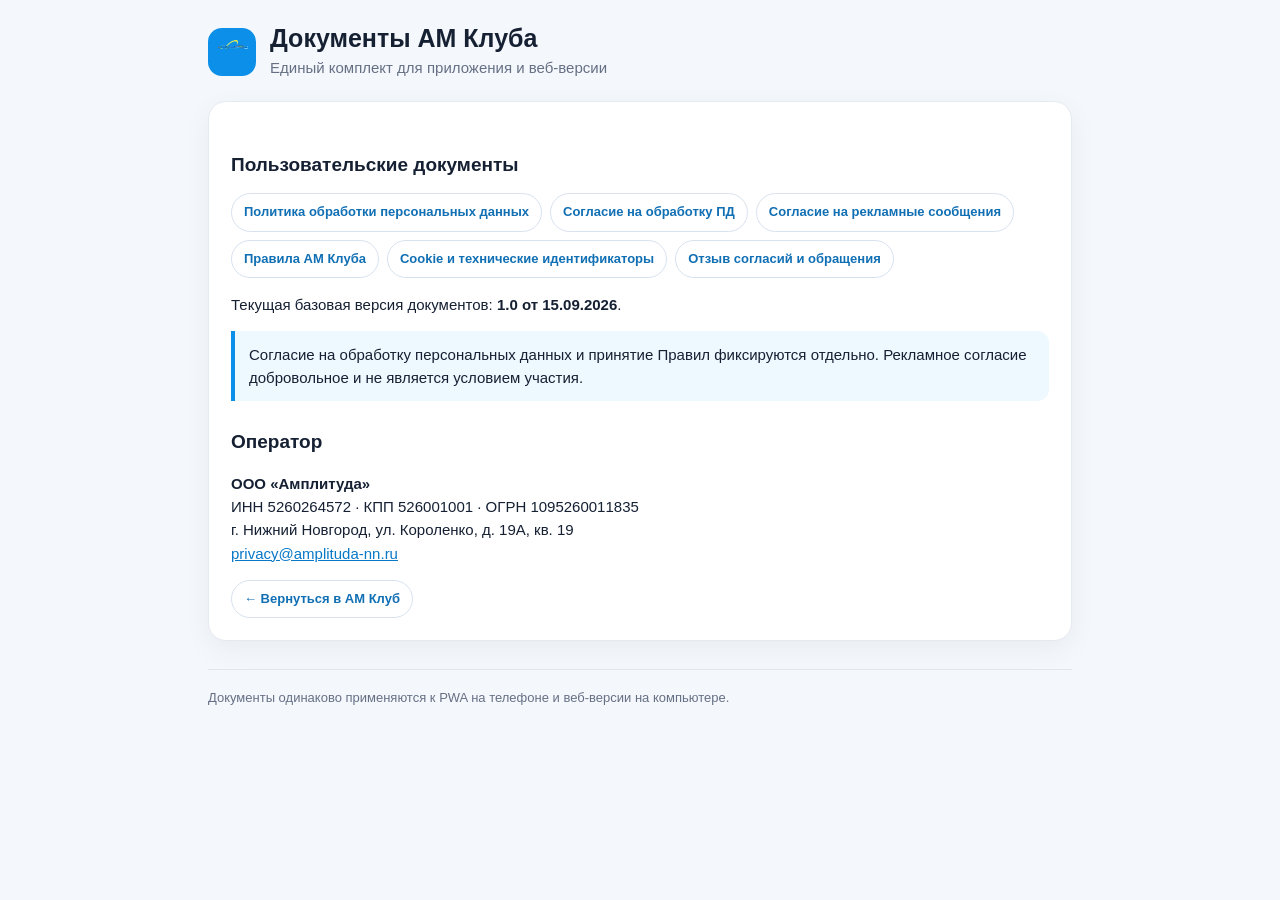
<file: amp-club-stage10-1/legal/index.html>
<!doctype html><html lang="ru"><head><meta charset="utf-8"><meta name="viewport" content="width=device-width,initial-scale=1"><title>Документы АМ Клуба</title><link rel="stylesheet" href="./legal.css"></head><body><main class="legal-wrap"><header class="legal-head"><div class="legal-logo"><img src="../amp-logo.svg" alt="Амплитуда"></div><div class="legal-title"><h1>Документы АМ Клуба</h1><p>Единый комплект для приложения и веб-версии</p></div></header><section class="legal-card"><h2>Пользовательские документы</h2><div class="legal-nav"><a href="./privacy.html">Политика обработки персональных данных</a><a href="./personal-data-consent.html">Согласие на обработку ПД</a><a href="./marketing-consent.html">Согласие на рекламные сообщения</a><a href="./rules.html">Правила АМ Клуба</a><a href="./cookies.html">Cookie и технические идентификаторы</a><a href="./withdrawal.html">Отзыв согласий и обращения</a></div><p>Текущая базовая версия документов: <strong>1.0 от 15.09.2026</strong>.</p><p class="important">Согласие на обработку персональных данных и принятие Правил фиксируются отдельно. Рекламное согласие добровольное и не является условием участия.</p><h2>Оператор</h2><p><strong>ООО «Амплитуда»</strong><br>ИНН 5260264572 · КПП 526001001 · ОГРН 1095260011835<br>г. Нижний Новгород, ул. Короленко, д. 19А, кв. 19<br><a href="mailto:privacy@amplituda-nn.ru">privacy@amplituda-nn.ru</a></p><a class="back" href="../">← Вернуться в АМ Клуб</a></section><footer class="footer">Документы одинаково применяются к PWA на телефоне и веб-версии на компьютере.</footer></main></body></html>
</file>
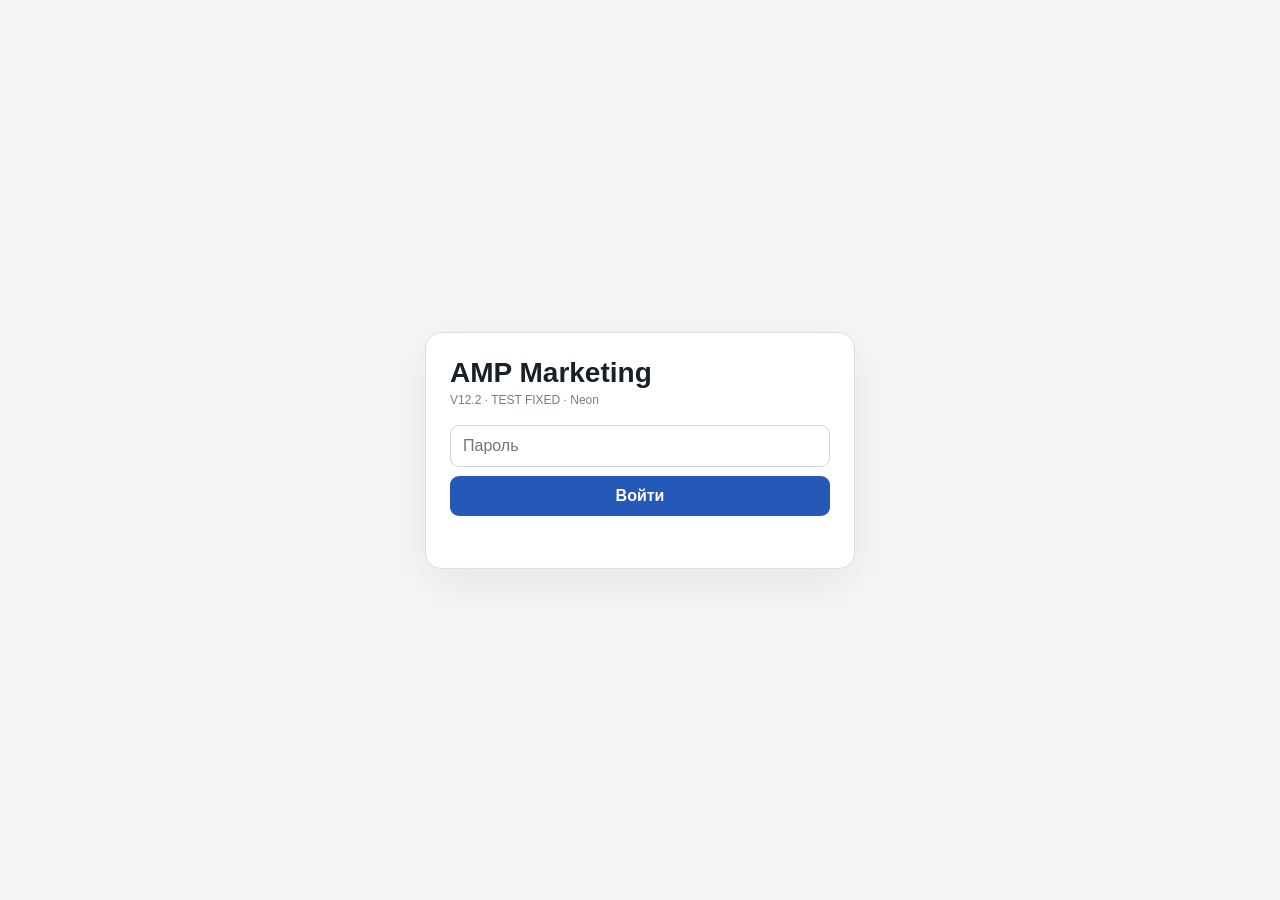
<file: amp-web/v122-fixed/index.html>
<!doctype html><html lang="ru"><head><meta charset="utf-8"><meta name="viewport" content="width=device-width,initial-scale=1"><title>AMP Marketing WEB</title><style>*{box-sizing:border-box}body{margin:0;background:#f3f5f7;color:#182126;font-family:Inter,"Segoe UI",Arial,sans-serif}.wrap{min-height:100vh;display:grid;place-items:center;padding:20px}.card{width:min(430px,100%);background:#fff;border:1px solid #d9e0e5;border-radius:16px;padding:24px;box-shadow:0 14px 45px #00000010}.logo{font-size:28px;font-weight:900}.sub{font-size:12px;color:#72808b;margin:4px 0 18px}input,button{font:inherit;width:100%;border-radius:9px;padding:11px 12px}input{border:1px solid #cdd6dd;margin-bottom:9px}button{border:0;background:#2459b8;color:white;font-weight:800;cursor:pointer}.status{font-size:12px;min-height:18px;margin-top:10px;color:#687783}.err{color:#a6302a}</style></head><body><div class="wrap"><div class="card"><div class="logo">AMP Marketing</div><div class="sub">V12.2 · TEST FIXED · Neon</div><input id="pwd" type="password" autocomplete="current-password" placeholder="Пароль"><button id="go">Войти</button><div id="st" class="status"></div></div></div><script>
(()=>{
const API="https://ep-divine-moon-ar976mtm.apirest.c-4.us-west-2.aws.neon.tech/amp_marketing/rest/v1",PROFILE='amp_api',AUTH="eyJhbGciOiJSUzI1NiIsInR5cCI6IkpXVCIsImtpZCI6ImFtcC12MTIxLWZhZjFlYTU4MGMzZSJ9.eyJzdWIiOiJhbXAtbWFya2V0aW5nLXYxMjEtbG9hZGVyIiwicm9sZSI6ImFtcF93ZWJfYW5vbiIsImF1ZCI6ImFtcC1tYXJrZXRpbmctZGF0YS1hcGkiLCJpYXQiOjE3ODkxMzg4MzcsIm5iZiI6MTc4OTEzODc3NywiZXhwIjoxODgzNzQ2ODM3fQ.[base64]";const nativeFetch=window.fetch.bind(window);let APP_KEY='';
async function rpc(name,args={}){const r=await nativeFetch(API+'/rpc/'+name,{method:'POST',headers:{'Authorization':'Bearer '+AUTH,'Content-Type':'application/json','Accept-Profile':PROFILE,'Content-Profile':PROFILE},body:JSON.stringify(args)});const t=await r.text();let j;try{j=t?JSON.parse(t):null}catch{j=t}if(!r.ok){const msg=(j&&typeof j==='object'&&(j.message||j.error||j.hint))||String(j||('HTTP '+r.status));const e=new Error(msg);e.status=r.status;throw e}return j}
async function gunzipB64(b64){const bin=atob(b64),u=new Uint8Array(bin.length);for(let i=0;i<bin.length;i++)u[i]=bin.charCodeAt(i);if(!('DecompressionStream'in window))throw new Error('Браузер слишком старый: нужен Chrome/Edge с поддержкой gzip');const ds=new DecompressionStream('gzip');return await new Response(new Blob([u]).stream().pipeThrough(ds)).text()}
function jr(o,status=200){return new Response(JSON.stringify(o),{status,headers:{'Content-Type':'application/json; charset=utf-8','Cache-Control':'no-store'}})}
async function call(action,payload={}){return rpc('call',{p_key:APP_KEY,p_action:action,p_payload:payload})}
async function bodyJson(opt={}){if(opt.body==null)return{};if(typeof opt.body==='string')return JSON.parse(opt.body||'{}');if(opt.body instanceof Blob)return JSON.parse(await opt.body.text());return opt.body}
function bytesToB64(u){let s='';for(let i=0;i<u.length;i+=32768)s+=String.fromCharCode(...u.subarray(i,i+32768));return btoa(s)}
async function fileBlob(id){const x=await call('file_get',{id});if(!x?.ok)throw new Error(x?.error||'Файл не найден');const bin=atob(x.b64),u=new Uint8Array(bin.length);for(let i=0;i<bin.length;i++)u[i]=bin.charCodeAt(i);return {x,blob:new Blob([u],{type:x.mime||'application/octet-stream'})}}
window.fetch=async function(input,opt={}){const url=new URL(typeof input==='string'?input:input.url,location.href);if(url.origin!==location.origin||!url.pathname.startsWith('/api/'))return nativeFetch(input,opt);const p=url.pathname,m=(opt.method||'GET').toUpperCase();try{
 if(p==='/api/health')return jr(await call('health'));
 if(p==='/api/state'&&m==='GET'){let s=await call('state_get');if(s?.needs_seed){const a=await rpc('asset_auth',{p_key:APP_KEY,p_name:'seed.json.gz'});const seed=JSON.parse(await gunzipB64(a.b64));s=await call('state_seed',{state:seed})}return jr(s)}
 if(p==='/api/state'&&m==='POST')return jr(await call('state_save',{state:await bodyJson(opt)}));
 if(p==='/api/restore-backup'&&m==='POST')return jr(await call('restore_backup'));
 if(p==='/api/upload'&&m==='POST'){let ab;if(opt.body instanceof Blob)ab=await opt.body.arrayBuffer();else if(opt.body instanceof ArrayBuffer)ab=opt.body;else ab=new TextEncoder().encode(String(opt.body||'')).buffer;const u=new Uint8Array(ab);if(!u.length||u.length>4000000)return jr({ok:false,error:'Файл должен быть от 1 байта до 4 МБ'},400);let name='file.bin';try{name=decodeURIComponent(opt.headers?.['X-Filename']||opt.headers?.['x-filename']||name)}catch{}return jr(await call('file_put',{name,mime:opt.headers?.['Content-Type']||opt.headers?.['content-type']||'application/octet-stream',b64:bytesToB64(u)}))}
 if(p==='/api/file'&&m==='GET'){const {x,blob}=await fileBlob(url.searchParams.get('id')||'');return new Response(blob,{status:200,headers:{'Content-Type':x.mime||'application/octet-stream','Content-Disposition':`inline; filename*=UTF-8''${encodeURIComponent(x.name||'file')}`}})}
 if(p==='/api/open-attachment'&&m==='POST'){const w=window.open('about:blank','_blank');try{const b=await bodyJson(opt),id=String(b.relative_path||'').split('/').pop(),f=await fileBlob(id),u=URL.createObjectURL(f.blob);if(w)w.location.href=u;else window.open(u,'_blank');setTimeout(()=>URL.revokeObjectURL(u),60000);return jr({ok:true})}catch(e){if(w)w.close();throw e}}
 if(p==='/api/open-attachments'&&m==='POST'){alert('В WEB-версии общей локальной папки нет. Открывайте файлы кнопкой «Открыть».');return jr({ok:true})}
 if(p==='/api/kpi/unlock'&&m==='POST'){const b=await bodyJson(opt);return jr(await call('kpi_unlock',{password:String(b.password||'')}))}
 if(p==='/api/kpi/password'&&m==='POST'){const b=await bodyJson(opt);return jr(await call('kpi_password',{password:String(b.password||''),token:String(opt.headers?.['X-KPI-Token']||opt.headers?.['x-kpi-token']||'')}))}
 if(p==='/api/integrations/config'&&m==='GET')return jr(await call('config_get',{id:'integrations'}));
 if(p==='/api/integrations/status'&&m==='GET'){const g=await call('config_get',{id:'integrations'}),c=g?.config||{},bot=c.bot||{},yd=c.yandex_disk||{};return jr({ok:true,telegram:{configured:!!bot.token,enabled:!!bot.enabled},yandex:{configured:!!yd.oauth_token,enabled:!!yd.enabled},queue_pending:0})}
 if(p==='/api/save-courier-config'&&m==='POST')return jr(await call('config_set',{id:'integrations',value:await bodyJson(opt)}));
 if(p==='/api/integrations/test'&&m==='POST')return jr({ok:true,result:{telegram:{ok:false,message:'Настройки сохранены; онлайн-проверку Telegram подключим отдельно'},yandex:{ok:false,message:'Настройки сохранены; онлайн-проверку Яндекс Диска подключим отдельно'}}});
 if((p==='/api/sync/export-work'||p==='/api/sync/export-changes')&&m==='POST'){const st=await call('state_get'),clean=structuredClone(st);delete clean.cloud;const pkg=p.endsWith('export-work')?{schema:'amp-marketing-work-copy-v2',created_at:new Date().toISOString(),base_snapshot:clean,state:clean}:{schema:'amp-marketing-changes-v2',created_at:new Date().toISOString(),base_snapshot:clean.sync?.edit_base||clean,edited_state:clean};return new Response(JSON.stringify(pkg,null,2),{status:200,headers:{'Content-Type':'application/json; charset=utf-8'}})}
 if(p==='/api/sync/read-package'&&m==='POST'){let txt=opt.body instanceof Blob?await opt.body.text():typeof opt.body==='string'?opt.body:new TextDecoder().decode(opt.body);return jr({ok:true,package:JSON.parse(txt)})}
 return jr({ok:false,error:'WEB API пока не реализован: '+p},404)
 }catch(e){console.error('AMP WEB bridge',p,e);return jr({ok:false,error:e.message||String(e)},e.status===401?401:500)}};
function patchV122(app){const END='</scr'+'ipt>';app=app.replace('\ninit();\n','\n').replace('\nnormalizeV11();render();\n','\n').replace('\nnormalizeV12();render();\n','\n');app=app.replace('state=j}normalize();currentUnitId=',"state=j}normalize();if(typeof normalizeV11==='function')normalizeV11();if(typeof normalizeV12==='function')normalizeV12();currentUnitId=");app=app.replace("if(!r.ok||!j.ok)throw new Error(j.error||'Ошибка');dirty=false;","if(!r.ok||!j.ok)throw new Error(j.error||'Ошибка');if(j.revision){state.cloud=state.cloud||{};state.cloud.revision=Number(j.revision)}dirty=false;");app=app.replace("state.app_version='1.0.12-v12';","state.app_version='1.0.12.2-v12.2';");app=app.replace("if(a.url){window.open(a.url,'_blank','noopener');return;}","if(a.url){const rr=await fetch('/api/open-attachment',{method:'POST',headers:{'Content-Type':'application/json'},body:JSON.stringify({relative_path:a.relative_path||a.id||String(a.url).split('id=').pop()})});const jj=await rr.json();if(!rr.ok||!jj.ok)throw new Error(jj.error||'Не удалось открыть файл');return;}");const fallback='<script>(function(g){if(typeof g.deep!==\"function\")g.deep=x=>structuredClone(x);if(typeof g.nowIso!==\"function\")g.nowIso=()=>new Date().toISOString();if(typeof g.today!==\"function\")g.today=()=>new Date().toISOString().slice(0,10);if(typeof g.uid!==\"function\")g.uid=p=>p+\"_\"+crypto.getRandomValues(new Uint32Array(2)).join(\"\");})(globalThis);'+END;app=app.replace(/<head([^>]*)>/i,'<head$1>'+fallback+'<script src=\"./bridge-v122.js\">'+END);app=app.replace('</body></html>','<script>init();'+END+'</body></html>');return app}
async function start(){const st=document.getElementById('st'),go=document.getElementById('go');st.className='status';st.textContent='Проверяю сервер…';go.disabled=true;try{APP_KEY=document.getElementById('pwd').value.trim();if(!APP_KEY)throw new Error('Введите пароль');const ping=await rpc('ping',{});if(!ping?.ok)throw new Error('Neon не ответил');st.textContent='Загружаю AMP Marketing…';const a=await rpc('asset_auth',{p_key:APP_KEY,p_name:'index.html.gz'});let app=patchV122(await gunzipB64(a.b64));sessionStorage.setItem('ampWebKey',APP_KEY);document.open();document.write(app);document.close()}catch(e){st.className='status err';st.textContent='Ошибка запуска: '+(e.message||e)}finally{go.disabled=false}}
document.getElementById('go').onclick=start;document.getElementById('pwd').onkeydown=e=>{if(e.key==='Enter')start()};
})();
</script></body></html>
</file>
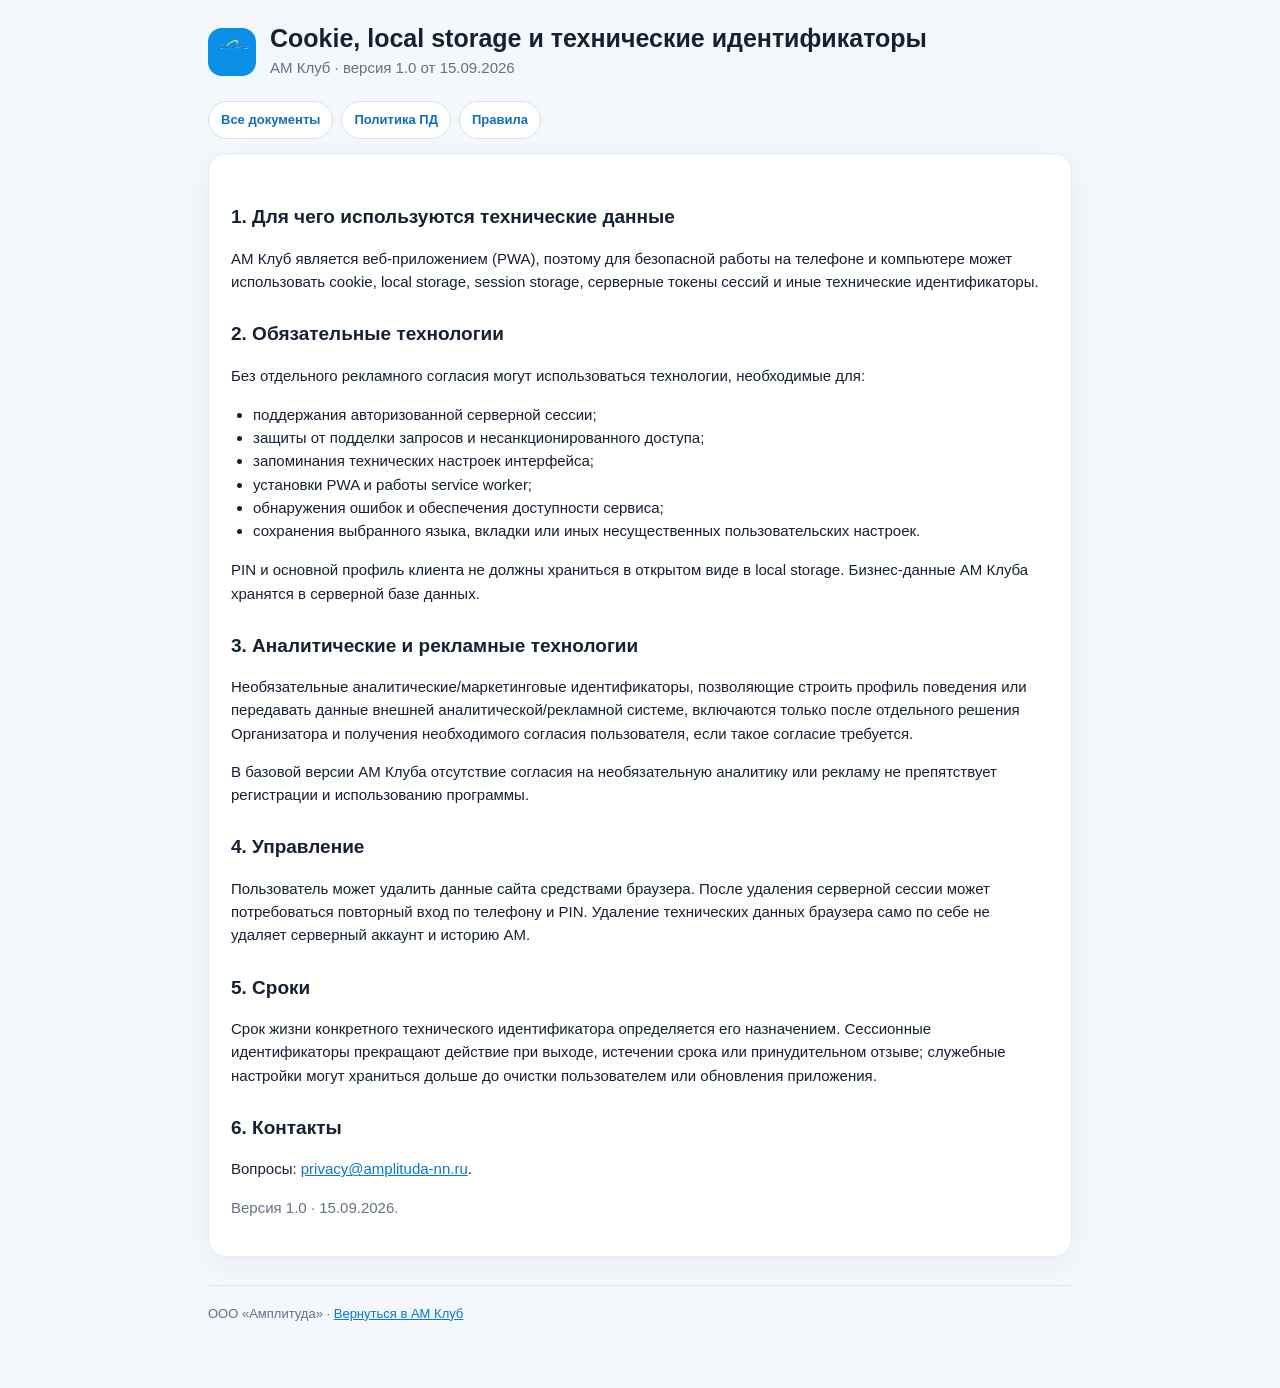
<file: amp-club-stage10-1/legal/cookies.html>
<!doctype html><html lang="ru"><head><meta charset="utf-8"><meta name="viewport" content="width=device-width,initial-scale=1"><title>Cookie и технические идентификаторы — АМ Клуб</title><link rel="stylesheet" href="./legal.css"></head><body><main class="legal-wrap"><header class="legal-head"><div class="legal-logo"><img src="../amp-logo.svg" alt="Амплитуда"></div><div class="legal-title"><h1>Cookie, local storage и технические идентификаторы</h1><p>АМ Клуб · версия 1.0 от 15.09.2026</p></div></header><nav class="legal-nav"><a href="./index.html">Все документы</a><a href="./privacy.html">Политика ПД</a><a href="./rules.html">Правила</a></nav><section class="legal-card"><h2>1. Для чего используются технические данные</h2><p>АМ Клуб является веб-приложением (PWA), поэтому для безопасной работы на телефоне и компьютере может использовать cookie, local storage, session storage, серверные токены сессий и иные технические идентификаторы.</p><h2>2. Обязательные технологии</h2><p>Без отдельного рекламного согласия могут использоваться технологии, необходимые для:</p><ul><li>поддержания авторизованной серверной сессии;</li><li>защиты от подделки запросов и несанкционированного доступа;</li><li>запоминания технических настроек интерфейса;</li><li>установки PWA и работы service worker;</li><li>обнаружения ошибок и обеспечения доступности сервиса;</li><li>сохранения выбранного языка, вкладки или иных несущественных пользовательских настроек.</li></ul><p>PIN и основной профиль клиента не должны храниться в открытом виде в local storage. Бизнес-данные АМ Клуба хранятся в серверной базе данных.</p><h2>3. Аналитические и рекламные технологии</h2><p>Необязательные аналитические/маркетинговые идентификаторы, позволяющие строить профиль поведения или передавать данные внешней аналитической/рекламной системе, включаются только после отдельного решения Организатора и получения необходимого согласия пользователя, если такое согласие требуется.</p><p>В базовой версии АМ Клуба отсутствие согласия на необязательную аналитику или рекламу не препятствует регистрации и использованию программы.</p><h2>4. Управление</h2><p>Пользователь может удалить данные сайта средствами браузера. После удаления серверной сессии может потребоваться повторный вход по телефону и PIN. Удаление технических данных браузера само по себе не удаляет серверный аккаунт и историю АМ.</p><h2>5. Сроки</h2><p>Срок жизни конкретного технического идентификатора определяется его назначением. Сессионные идентификаторы прекращают действие при выходе, истечении срока или принудительном отзыве; служебные настройки могут храниться дольше до очистки пользователем или обновления приложения.</p><h2>6. Контакты</h2><p>Вопросы: <a href="mailto:privacy@amplituda-nn.ru">privacy@amplituda-nn.ru</a>.</p><p class="muted">Версия 1.0 · 15.09.2026.</p></section><footer class="footer">ООО «Амплитуда» · <a href="../">Вернуться в АМ Клуб</a></footer></main></body></html>
</file>
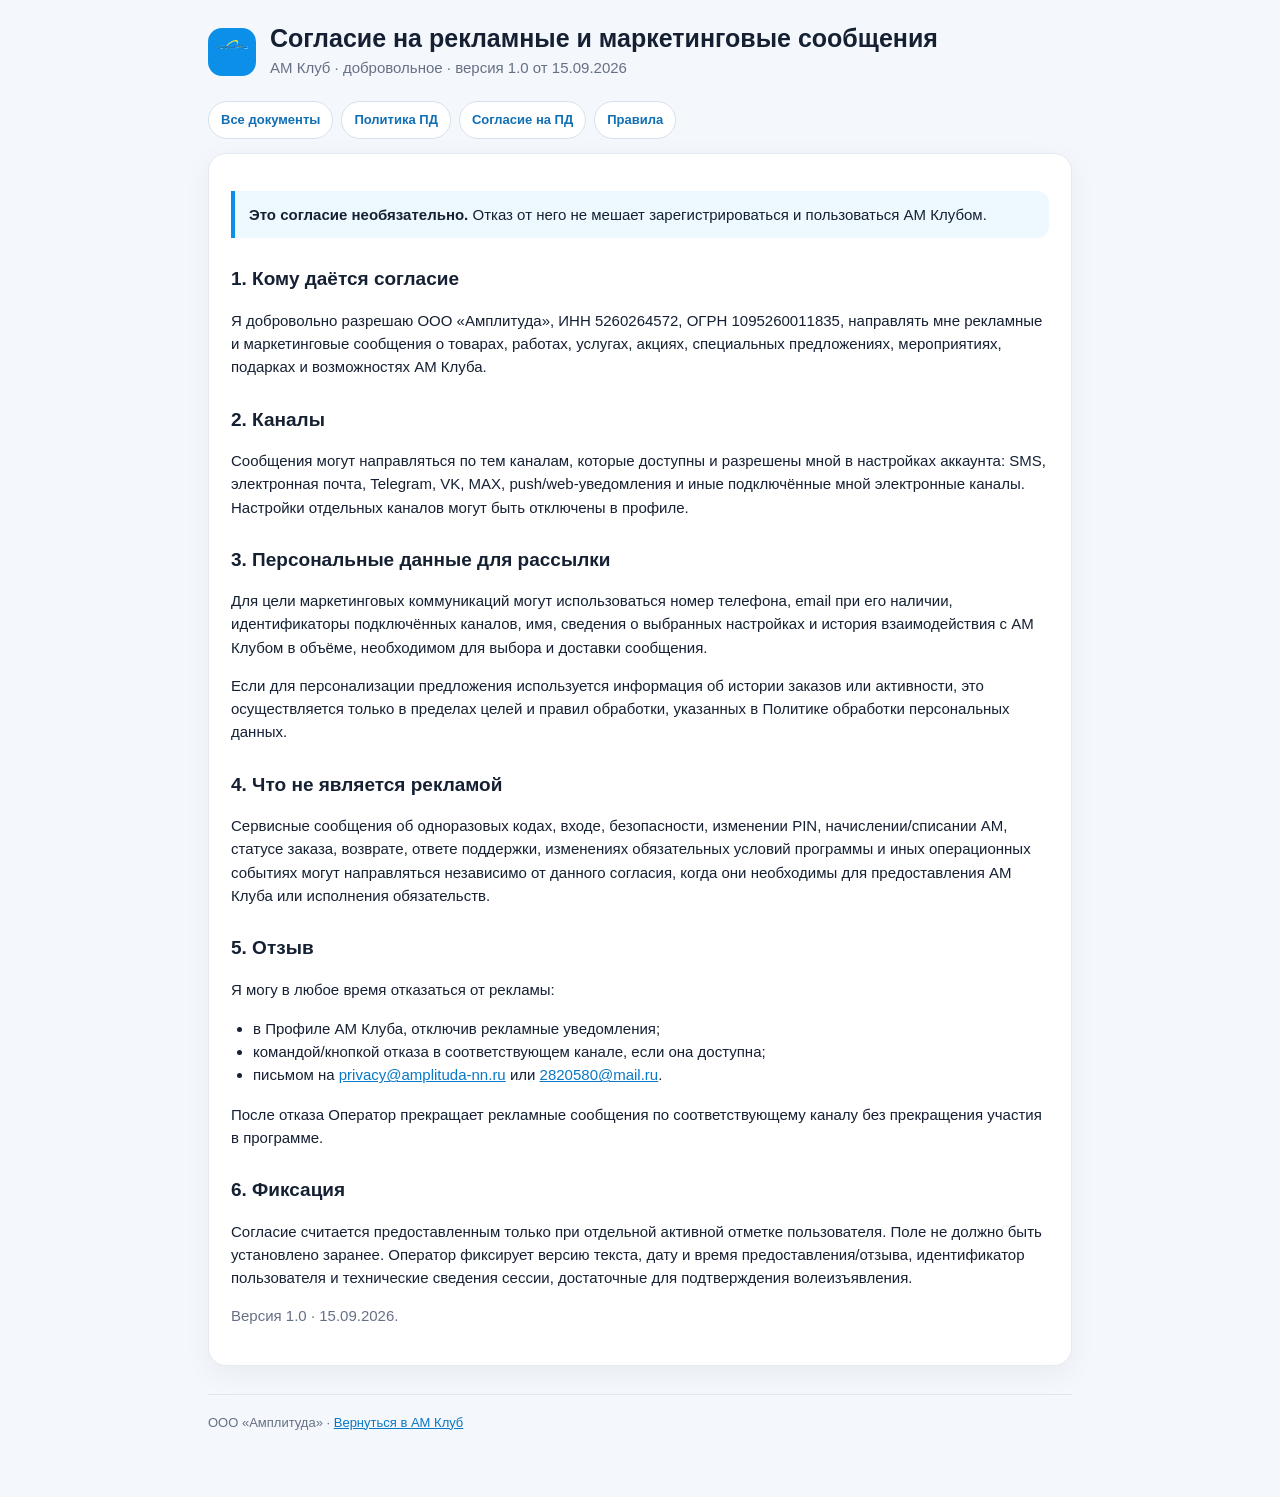
<file: amp-club-stage10-1/legal/marketing-consent.html>
<!doctype html><html lang="ru"><head><meta charset="utf-8"><meta name="viewport" content="width=device-width,initial-scale=1"><title>Согласие на рекламные сообщения — АМ Клуб</title><link rel="stylesheet" href="./legal.css"></head><body><main class="legal-wrap"><header class="legal-head"><div class="legal-logo"><img src="../amp-logo.svg" alt="Амплитуда"></div><div class="legal-title"><h1>Согласие на рекламные и маркетинговые сообщения</h1><p>АМ Клуб · добровольное · версия 1.0 от 15.09.2026</p></div></header><nav class="legal-nav"><a href="./index.html">Все документы</a><a href="./privacy.html">Политика ПД</a><a href="./personal-data-consent.html">Согласие на ПД</a><a href="./rules.html">Правила</a></nav><section class="legal-card"><p class="important"><strong>Это согласие необязательно.</strong> Отказ от него не мешает зарегистрироваться и пользоваться АМ Клубом.</p><h2>1. Кому даётся согласие</h2><p>Я добровольно разрешаю ООО «Амплитуда», ИНН 5260264572, ОГРН 1095260011835, направлять мне рекламные и маркетинговые сообщения о товарах, работах, услугах, акциях, специальных предложениях, мероприятиях, подарках и возможностях АМ Клуба.</p><h2>2. Каналы</h2><p>Сообщения могут направляться по тем каналам, которые доступны и разрешены мной в настройках аккаунта: SMS, электронная почта, Telegram, VK, MAX, push/web-уведомления и иные подключённые мной электронные каналы. Настройки отдельных каналов могут быть отключены в профиле.</p><h2>3. Персональные данные для рассылки</h2><p>Для цели маркетинговых коммуникаций могут использоваться номер телефона, email при его наличии, идентификаторы подключённых каналов, имя, сведения о выбранных настройках и история взаимодействия с АМ Клубом в объёме, необходимом для выбора и доставки сообщения.</p><p>Если для персонализации предложения используется информация об истории заказов или активности, это осуществляется только в пределах целей и правил обработки, указанных в Политике обработки персональных данных.</p><h2>4. Что не является рекламой</h2><p>Сервисные сообщения об одноразовых кодах, входе, безопасности, изменении PIN, начислении/списании АМ, статусе заказа, возврате, ответе поддержки, изменениях обязательных условий программы и иных операционных событиях могут направляться независимо от данного согласия, когда они необходимы для предоставления АМ Клуба или исполнения обязательств.</p><h2>5. Отзыв</h2><p>Я могу в любое время отказаться от рекламы:</p><ul><li>в Профиле АМ Клуба, отключив рекламные уведомления;</li><li>командой/кнопкой отказа в соответствующем канале, если она доступна;</li><li>письмом на <a href="mailto:privacy@amplituda-nn.ru">privacy@amplituda-nn.ru</a> или <a href="mailto:2820580@mail.ru">2820580@mail.ru</a>.</li></ul><p>После отказа Оператор прекращает рекламные сообщения по соответствующему каналу без прекращения участия в программе.</p><h2>6. Фиксация</h2><p>Согласие считается предоставленным только при отдельной активной отметке пользователя. Поле не должно быть установлено заранее. Оператор фиксирует версию текста, дату и время предоставления/отзыва, идентификатор пользователя и технические сведения сессии, достаточные для подтверждения волеизъявления.</p><p class="muted">Версия 1.0 · 15.09.2026.</p></section><footer class="footer">ООО «Амплитуда» · <a href="../">Вернуться в АМ Клуб</a></footer></main></body></html>
</file>
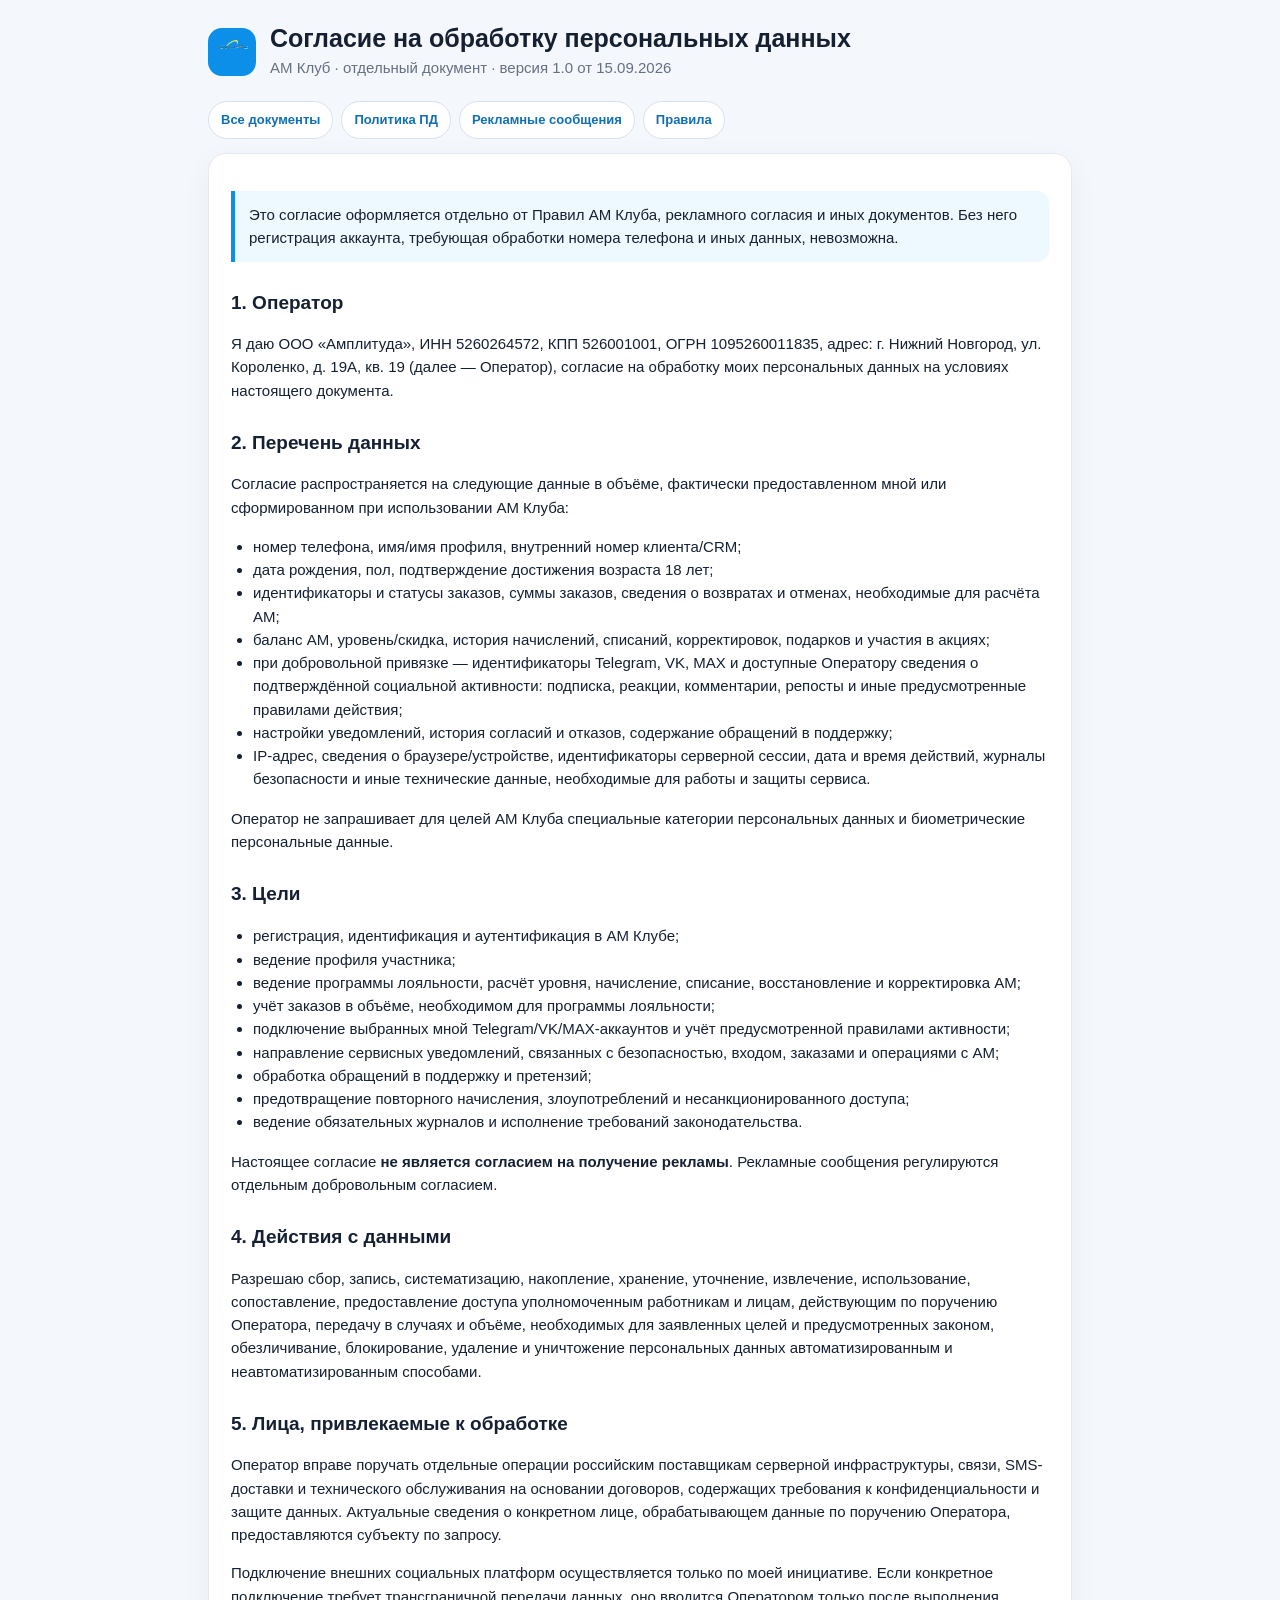
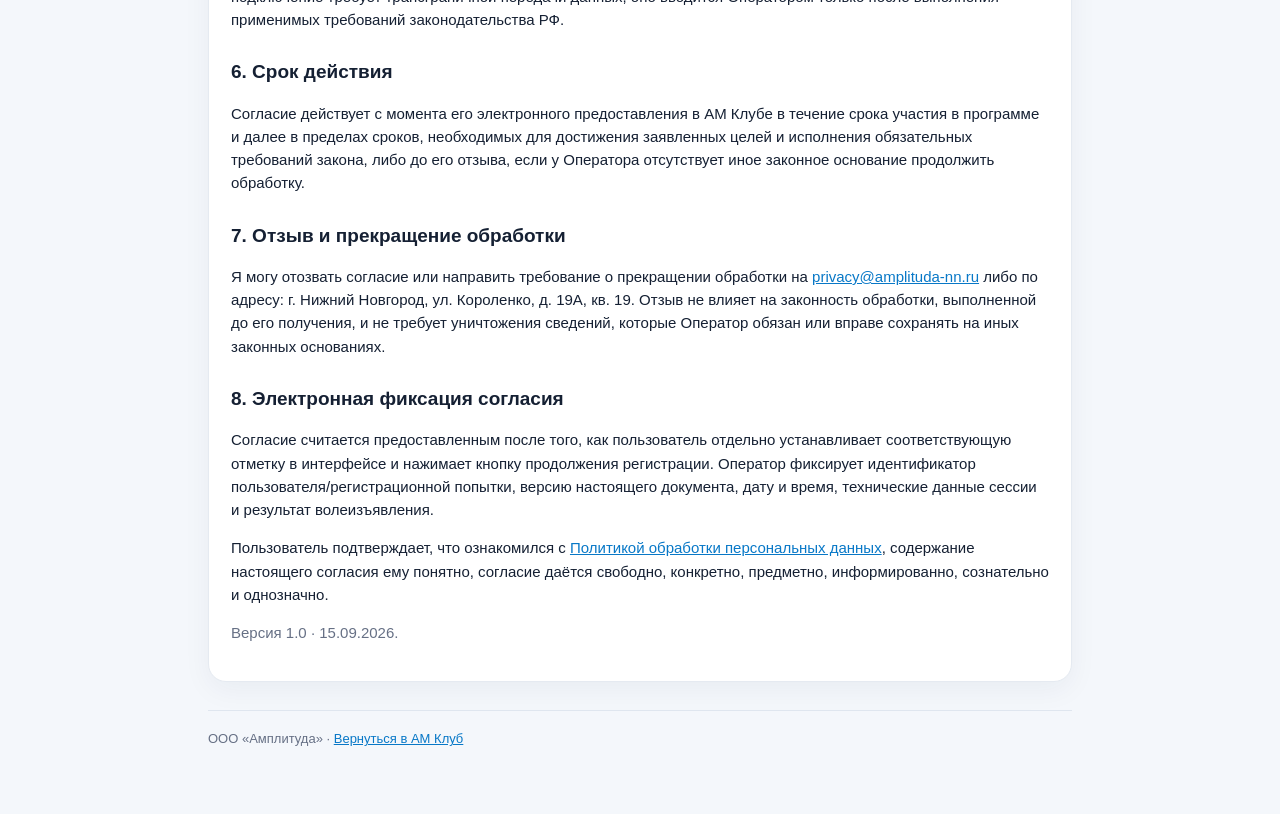
<file: amp-club-stage10-1/legal/personal-data-consent.html>
<!doctype html><html lang="ru"><head><meta charset="utf-8"><meta name="viewport" content="width=device-width,initial-scale=1"><title>Согласие на обработку персональных данных — АМ Клуб</title><link rel="stylesheet" href="./legal.css"></head><body><main class="legal-wrap"><header class="legal-head"><div class="legal-logo"><img src="../amp-logo.svg" alt="Амплитуда"></div><div class="legal-title"><h1>Согласие на обработку персональных данных</h1><p>АМ Клуб · отдельный документ · версия 1.0 от 15.09.2026</p></div></header><nav class="legal-nav"><a href="./index.html">Все документы</a><a href="./privacy.html">Политика ПД</a><a href="./marketing-consent.html">Рекламные сообщения</a><a href="./rules.html">Правила</a></nav><section class="legal-card"><p class="important">Это согласие оформляется отдельно от Правил АМ Клуба, рекламного согласия и иных документов. Без него регистрация аккаунта, требующая обработки номера телефона и иных данных, невозможна.</p><h2>1. Оператор</h2><p>Я даю ООО «Амплитуда», ИНН 5260264572, КПП 526001001, ОГРН 1095260011835, адрес: г. Нижний Новгород, ул. Короленко, д. 19А, кв. 19 (далее — Оператор), согласие на обработку моих персональных данных на условиях настоящего документа.</p><h2>2. Перечень данных</h2><p>Согласие распространяется на следующие данные в объёме, фактически предоставленном мной или сформированном при использовании АМ Клуба:</p><ul><li>номер телефона, имя/имя профиля, внутренний номер клиента/CRM;</li><li>дата рождения, пол, подтверждение достижения возраста 18 лет;</li><li>идентификаторы и статусы заказов, суммы заказов, сведения о возвратах и отменах, необходимые для расчёта АМ;</li><li>баланс АМ, уровень/скидка, история начислений, списаний, корректировок, подарков и участия в акциях;</li><li>при добровольной привязке — идентификаторы Telegram, VK, MAX и доступные Оператору сведения о подтверждённой социальной активности: подписка, реакции, комментарии, репосты и иные предусмотренные правилами действия;</li><li>настройки уведомлений, история согласий и отказов, содержание обращений в поддержку;</li><li>IP-адрес, сведения о браузере/устройстве, идентификаторы серверной сессии, дата и время действий, журналы безопасности и иные технические данные, необходимые для работы и защиты сервиса.</li></ul><p>Оператор не запрашивает для целей АМ Клуба специальные категории персональных данных и биометрические персональные данные.</p><h2>3. Цели</h2><ul><li>регистрация, идентификация и аутентификация в АМ Клубе;</li><li>ведение профиля участника;</li><li>ведение программы лояльности, расчёт уровня, начисление, списание, восстановление и корректировка АМ;</li><li>учёт заказов в объёме, необходимом для программы лояльности;</li><li>подключение выбранных мной Telegram/VK/MAX-аккаунтов и учёт предусмотренной правилами активности;</li><li>направление сервисных уведомлений, связанных с безопасностью, входом, заказами и операциями с АМ;</li><li>обработка обращений в поддержку и претензий;</li><li>предотвращение повторного начисления, злоупотреблений и несанкционированного доступа;</li><li>ведение обязательных журналов и исполнение требований законодательства.</li></ul><p>Настоящее согласие <strong>не является согласием на получение рекламы</strong>. Рекламные сообщения регулируются отдельным добровольным согласием.</p><h2>4. Действия с данными</h2><p>Разрешаю сбор, запись, систематизацию, накопление, хранение, уточнение, извлечение, использование, сопоставление, предоставление доступа уполномоченным работникам и лицам, действующим по поручению Оператора, передачу в случаях и объёме, необходимых для заявленных целей и предусмотренных законом, обезличивание, блокирование, удаление и уничтожение персональных данных автоматизированным и неавтоматизированным способами.</p><h2>5. Лица, привлекаемые к обработке</h2><p>Оператор вправе поручать отдельные операции российским поставщикам серверной инфраструктуры, связи, SMS-доставки и технического обслуживания на основании договоров, содержащих требования к конфиденциальности и защите данных. Актуальные сведения о конкретном лице, обрабатывающем данные по поручению Оператора, предоставляются субъекту по запросу.</p><p>Подключение внешних социальных платформ осуществляется только по моей инициативе. Если конкретное подключение требует трансграничной передачи данных, оно вводится Оператором только после выполнения применимых требований законодательства РФ.</p><h2>6. Срок действия</h2><p>Согласие действует с момента его электронного предоставления в АМ Клубе в течение срока участия в программе и далее в пределах сроков, необходимых для достижения заявленных целей и исполнения обязательных требований закона, либо до его отзыва, если у Оператора отсутствует иное законное основание продолжить обработку.</p><h2>7. Отзыв и прекращение обработки</h2><p>Я могу отозвать согласие или направить требование о прекращении обработки на <a href="mailto:privacy@amplituda-nn.ru">privacy@amplituda-nn.ru</a> либо по адресу: г. Нижний Новгород, ул. Короленко, д. 19А, кв. 19. Отзыв не влияет на законность обработки, выполненной до его получения, и не требует уничтожения сведений, которые Оператор обязан или вправе сохранять на иных законных основаниях.</p><h2>8. Электронная фиксация согласия</h2><p>Согласие считается предоставленным после того, как пользователь отдельно устанавливает соответствующую отметку в интерфейсе и нажимает кнопку продолжения регистрации. Оператор фиксирует идентификатор пользователя/регистрационной попытки, версию настоящего документа, дату и время, технические данные сессии и результат волеизъявления.</p><p>Пользователь подтверждает, что ознакомился с <a href="./privacy.html">Политикой обработки персональных данных</a>, содержание настоящего согласия ему понятно, согласие даётся свободно, конкретно, предметно, информированно, сознательно и однозначно.</p><p class="muted">Версия 1.0 · 15.09.2026.</p></section><footer class="footer">ООО «Амплитуда» · <a href="../">Вернуться в АМ Клуб</a></footer></main></body></html>
</file>
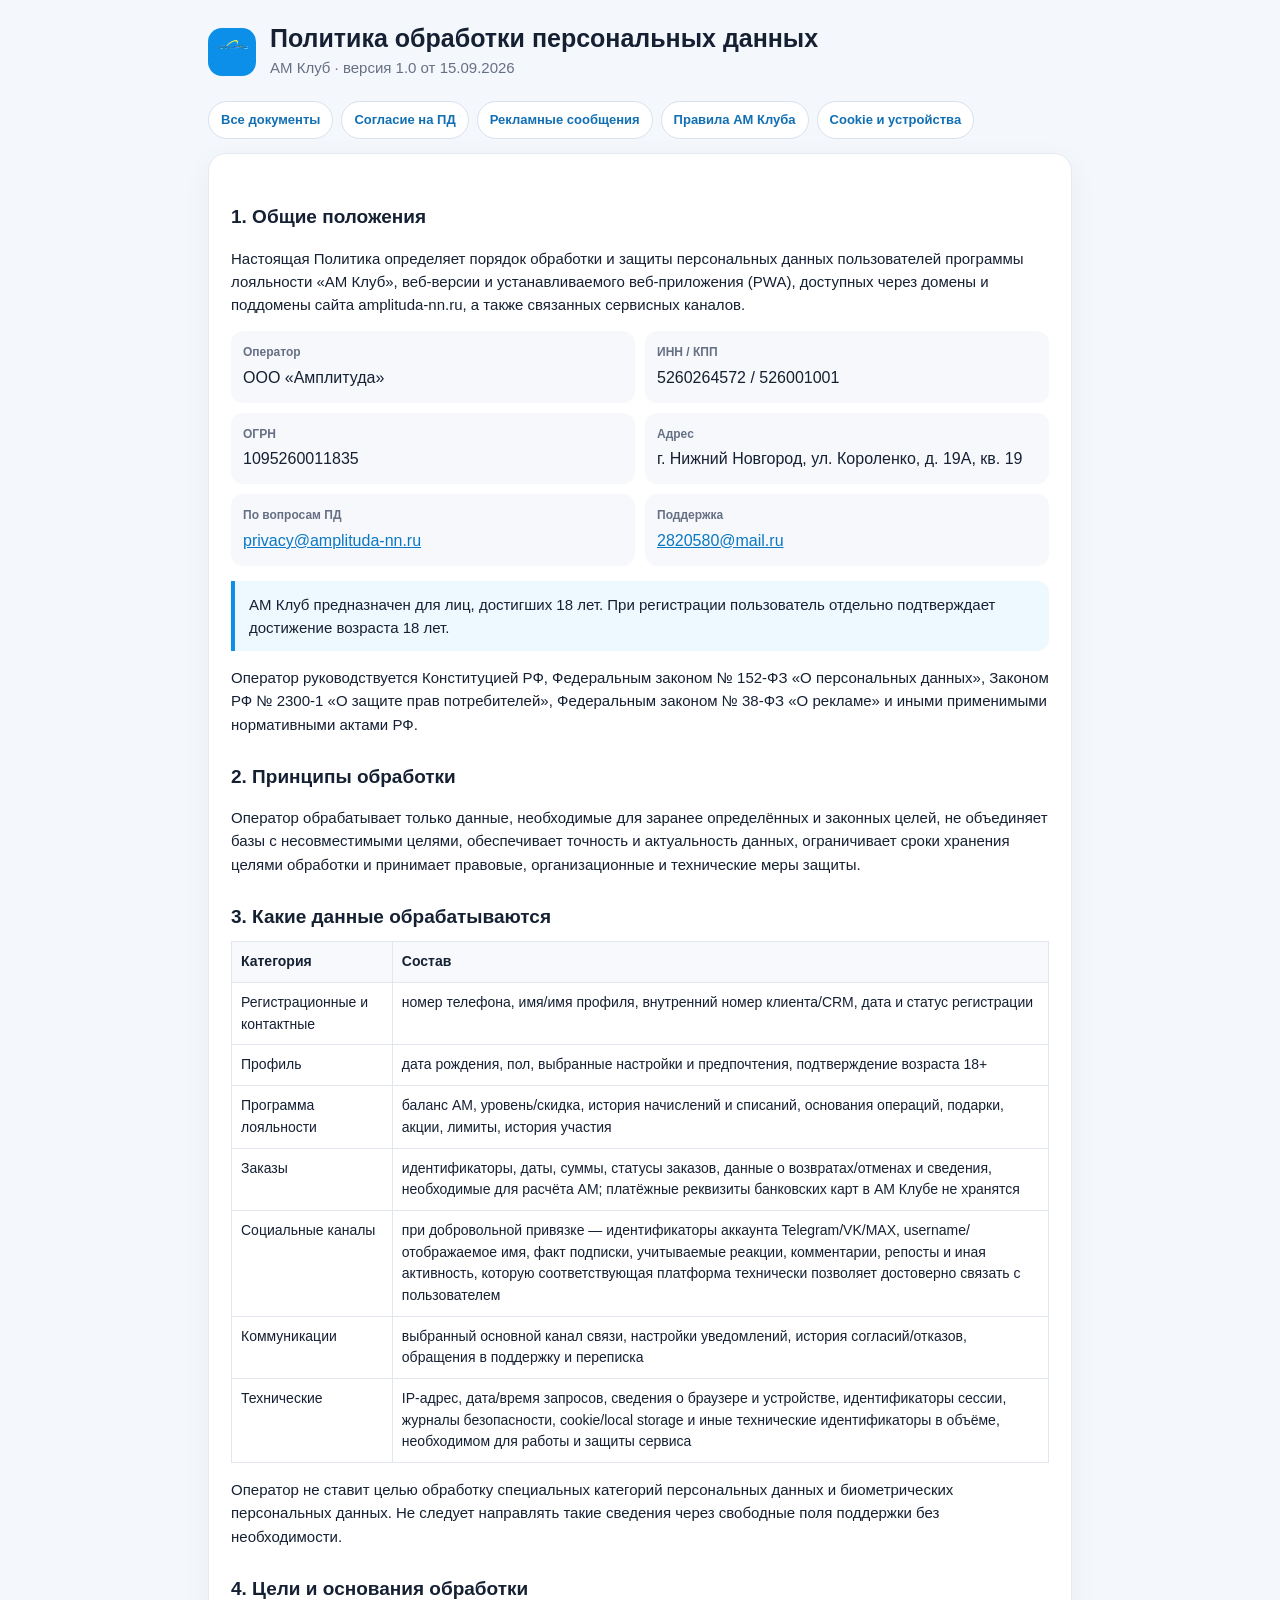
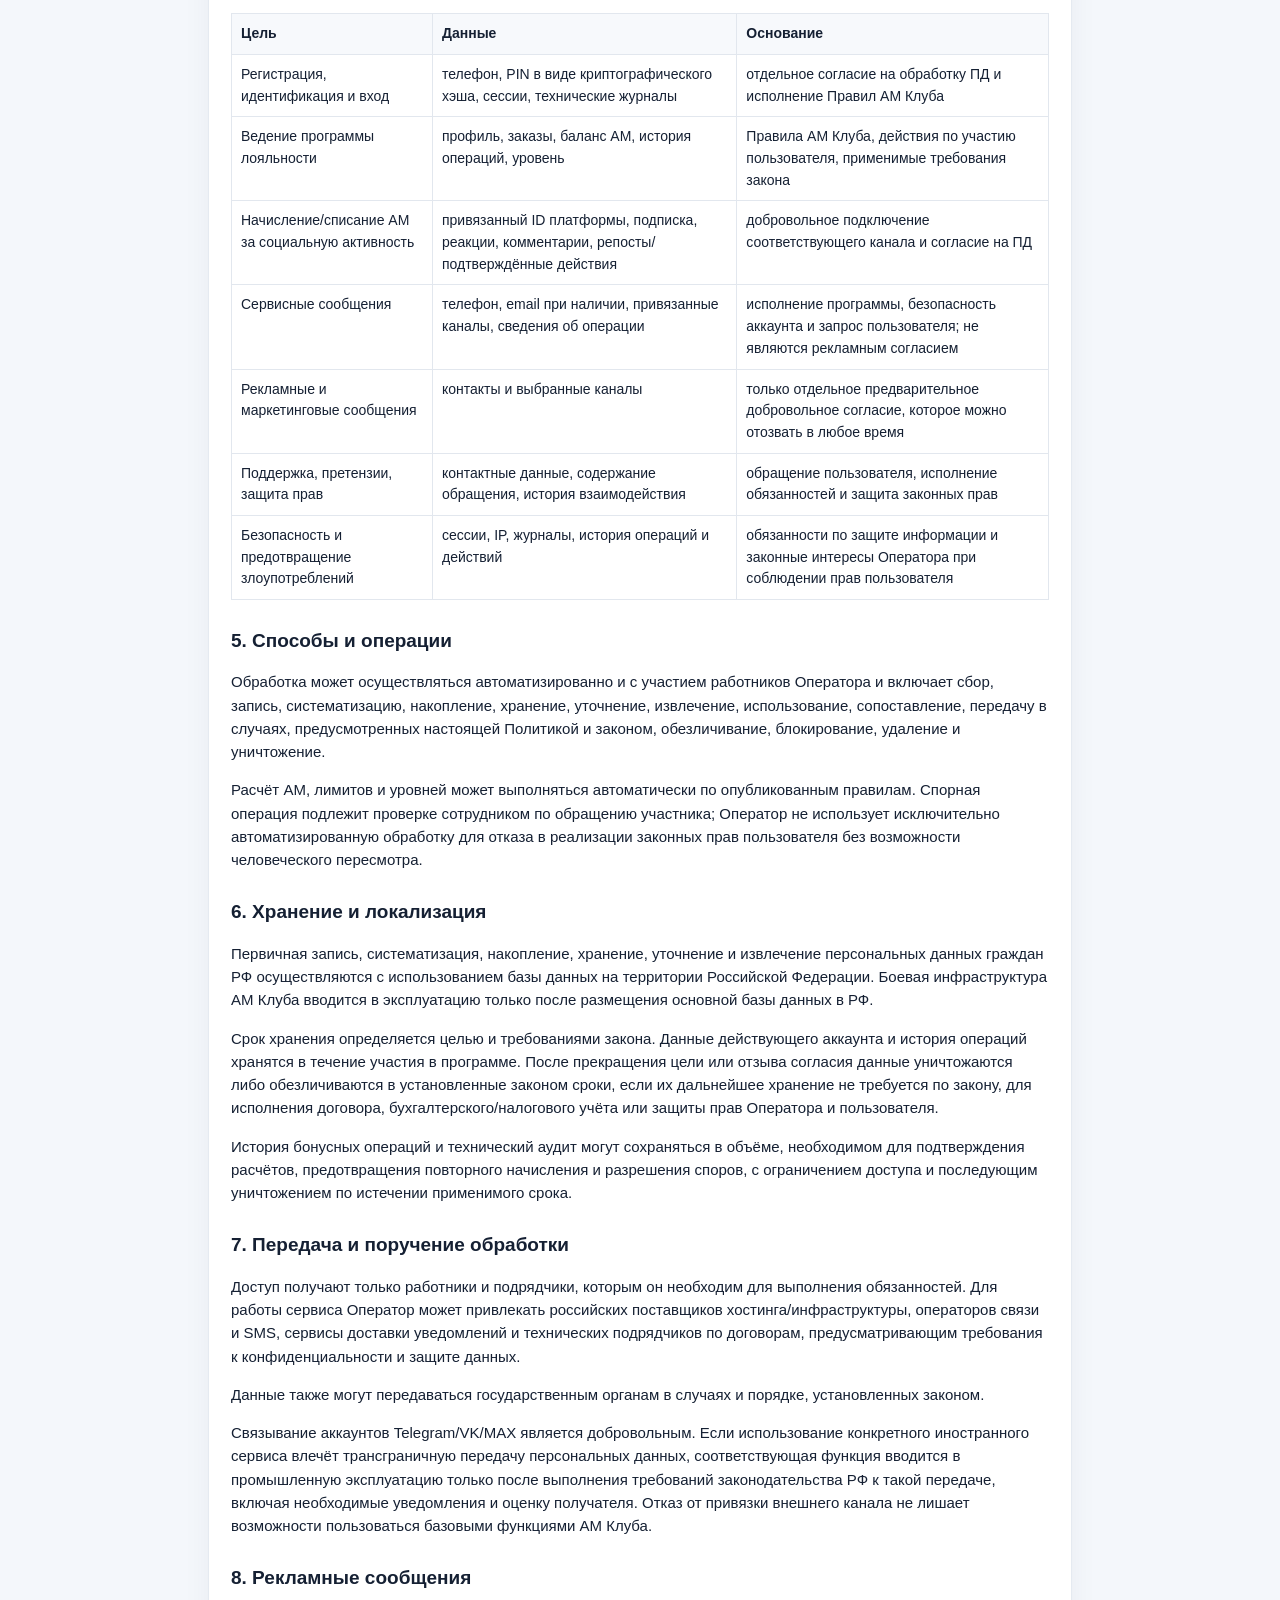
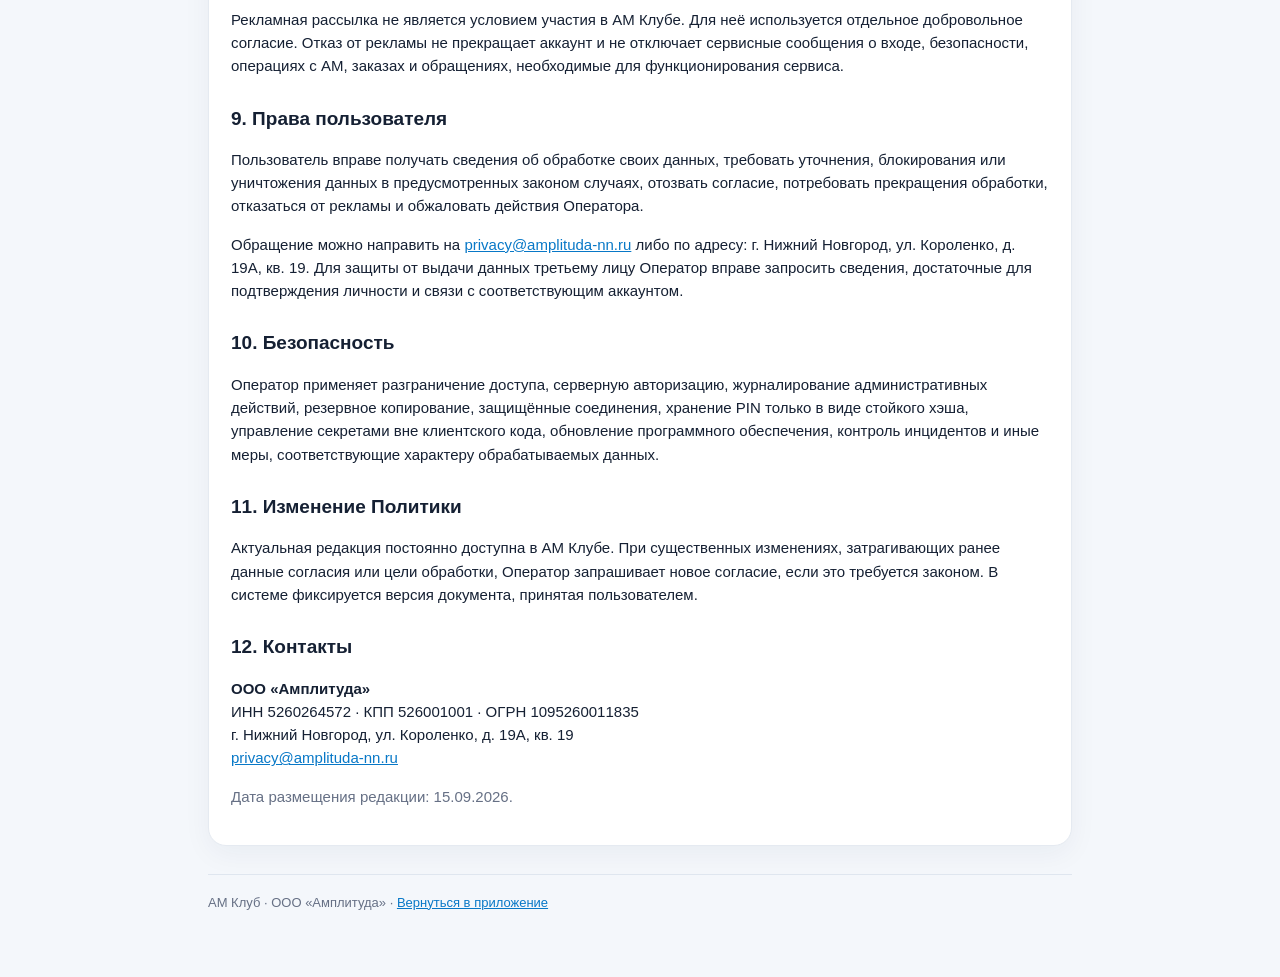
<file: amp-club-stage10-1/legal/privacy.html>
<!doctype html><html lang="ru"><head><meta charset="utf-8"><meta name="viewport" content="width=device-width,initial-scale=1"><title>Политика обработки персональных данных — АМ Клуб</title><link rel="stylesheet" href="./legal.css"></head><body><main class="legal-wrap"><header class="legal-head"><div class="legal-logo"><img src="../amp-logo.svg" alt="Амплитуда"></div><div class="legal-title"><h1>Политика обработки персональных данных</h1><p>АМ Клуб · версия 1.0 от 15.09.2026</p></div></header><nav class="legal-nav"><a href="./index.html">Все документы</a><a href="./personal-data-consent.html">Согласие на ПД</a><a href="./marketing-consent.html">Рекламные сообщения</a><a href="./rules.html">Правила АМ Клуба</a><a href="./cookies.html">Cookie и устройства</a></nav><section class="legal-card"><h2>1. Общие положения</h2><p>Настоящая Политика определяет порядок обработки и защиты персональных данных пользователей программы лояльности «АМ Клуб», веб-версии и устанавливаемого веб-приложения (PWA), доступных через домены и поддомены сайта amplituda-nn.ru, а также связанных сервисных каналов.</p><div class="meta"><div><b>Оператор</b>ООО «Амплитуда»</div><div><b>ИНН / КПП</b>5260264572 / 526001001</div><div><b>ОГРН</b>1095260011835</div><div><b>Адрес</b>г. Нижний Новгород, ул. Короленко, д. 19А, кв. 19</div><div><b>По вопросам ПД</b><a href="mailto:privacy@amplituda-nn.ru">privacy@amplituda-nn.ru</a></div><div><b>Поддержка</b><a href="mailto:2820580@mail.ru">2820580@mail.ru</a></div></div><p class="important">АМ Клуб предназначен для лиц, достигших 18 лет. При регистрации пользователь отдельно подтверждает достижение возраста 18 лет.</p><p>Оператор руководствуется Конституцией РФ, Федеральным законом № 152-ФЗ «О персональных данных», Законом РФ № 2300-1 «О защите прав потребителей», Федеральным законом № 38-ФЗ «О рекламе» и иными применимыми нормативными актами РФ.</p><h2>2. Принципы обработки</h2><p>Оператор обрабатывает только данные, необходимые для заранее определённых и законных целей, не объединяет базы с несовместимыми целями, обеспечивает точность и актуальность данных, ограничивает сроки хранения целями обработки и принимает правовые, организационные и технические меры защиты.</p><h2>3. Какие данные обрабатываются</h2><table><tr><th>Категория</th><th>Состав</th></tr><tr><td>Регистрационные и контактные</td><td>номер телефона, имя/имя профиля, внутренний номер клиента/CRM, дата и статус регистрации</td></tr><tr><td>Профиль</td><td>дата рождения, пол, выбранные настройки и предпочтения, подтверждение возраста 18+</td></tr><tr><td>Программа лояльности</td><td>баланс АМ, уровень/скидка, история начислений и списаний, основания операций, подарки, акции, лимиты, история участия</td></tr><tr><td>Заказы</td><td>идентификаторы, даты, суммы, статусы заказов, данные о возвратах/отменах и сведения, необходимые для расчёта АМ; платёжные реквизиты банковских карт в АМ Клубе не хранятся</td></tr><tr><td>Социальные каналы</td><td>при добровольной привязке — идентификаторы аккаунта Telegram/VK/MAX, username/отображаемое имя, факт подписки, учитываемые реакции, комментарии, репосты и иная активность, которую соответствующая платформа технически позволяет достоверно связать с пользователем</td></tr><tr><td>Коммуникации</td><td>выбранный основной канал связи, настройки уведомлений, история согласий/отказов, обращения в поддержку и переписка</td></tr><tr><td>Технические</td><td>IP-адрес, дата/время запросов, сведения о браузере и устройстве, идентификаторы сессии, журналы безопасности, cookie/local storage и иные технические идентификаторы в объёме, необходимом для работы и защиты сервиса</td></tr></table><p>Оператор не ставит целью обработку специальных категорий персональных данных и биометрических персональных данных. Не следует направлять такие сведения через свободные поля поддержки без необходимости.</p><h2>4. Цели и основания обработки</h2><table><tr><th>Цель</th><th>Данные</th><th>Основание</th></tr><tr><td>Регистрация, идентификация и вход</td><td>телефон, PIN в виде криптографического хэша, сессии, технические журналы</td><td>отдельное согласие на обработку ПД и исполнение Правил АМ Клуба</td></tr><tr><td>Ведение программы лояльности</td><td>профиль, заказы, баланс АМ, история операций, уровень</td><td>Правила АМ Клуба, действия по участию пользователя, применимые требования закона</td></tr><tr><td>Начисление/списание АМ за социальную активность</td><td>привязанный ID платформы, подписка, реакции, комментарии, репосты/подтверждённые действия</td><td>добровольное подключение соответствующего канала и согласие на ПД</td></tr><tr><td>Сервисные сообщения</td><td>телефон, email при наличии, привязанные каналы, сведения об операции</td><td>исполнение программы, безопасность аккаунта и запрос пользователя; не являются рекламным согласием</td></tr><tr><td>Рекламные и маркетинговые сообщения</td><td>контакты и выбранные каналы</td><td>только отдельное предварительное добровольное согласие, которое можно отозвать в любое время</td></tr><tr><td>Поддержка, претензии, защита прав</td><td>контактные данные, содержание обращения, история взаимодействия</td><td>обращение пользователя, исполнение обязанностей и защита законных прав</td></tr><tr><td>Безопасность и предотвращение злоупотреблений</td><td>сессии, IP, журналы, история операций и действий</td><td>обязанности по защите информации и законные интересы Оператора при соблюдении прав пользователя</td></tr></table><h2>5. Способы и операции</h2><p>Обработка может осуществляться автоматизированно и с участием работников Оператора и включает сбор, запись, систематизацию, накопление, хранение, уточнение, извлечение, использование, сопоставление, передачу в случаях, предусмотренных настоящей Политикой и законом, обезличивание, блокирование, удаление и уничтожение.</p><p>Расчёт АМ, лимитов и уровней может выполняться автоматически по опубликованным правилам. Спорная операция подлежит проверке сотрудником по обращению участника; Оператор не использует исключительно автоматизированную обработку для отказа в реализации законных прав пользователя без возможности человеческого пересмотра.</p><h2>6. Хранение и локализация</h2><p>Первичная запись, систематизация, накопление, хранение, уточнение и извлечение персональных данных граждан РФ осуществляются с использованием базы данных на территории Российской Федерации. Боевая инфраструктура АМ Клуба вводится в эксплуатацию только после размещения основной базы данных в РФ.</p><p>Срок хранения определяется целью и требованиями закона. Данные действующего аккаунта и история операций хранятся в течение участия в программе. После прекращения цели или отзыва согласия данные уничтожаются либо обезличиваются в установленные законом сроки, если их дальнейшее хранение не требуется по закону, для исполнения договора, бухгалтерского/налогового учёта или защиты прав Оператора и пользователя.</p><p>История бонусных операций и технический аудит могут сохраняться в объёме, необходимом для подтверждения расчётов, предотвращения повторного начисления и разрешения споров, с ограничением доступа и последующим уничтожением по истечении применимого срока.</p><h2>7. Передача и поручение обработки</h2><p>Доступ получают только работники и подрядчики, которым он необходим для выполнения обязанностей. Для работы сервиса Оператор может привлекать российских поставщиков хостинга/инфраструктуры, операторов связи и SMS, сервисы доставки уведомлений и технических подрядчиков по договорам, предусматривающим требования к конфиденциальности и защите данных.</p><p>Данные также могут передаваться государственным органам в случаях и порядке, установленных законом.</p><p>Связывание аккаунтов Telegram/VK/MAX является добровольным. Если использование конкретного иностранного сервиса влечёт трансграничную передачу персональных данных, соответствующая функция вводится в промышленную эксплуатацию только после выполнения требований законодательства РФ к такой передаче, включая необходимые уведомления и оценку получателя. Отказ от привязки внешнего канала не лишает возможности пользоваться базовыми функциями АМ Клуба.</p><h2>8. Рекламные сообщения</h2><p>Рекламная рассылка не является условием участия в АМ Клубе. Для неё используется отдельное добровольное согласие. Отказ от рекламы не прекращает аккаунт и не отключает сервисные сообщения о входе, безопасности, операциях с АМ, заказах и обращениях, необходимые для функционирования сервиса.</p><h2>9. Права пользователя</h2><p>Пользователь вправе получать сведения об обработке своих данных, требовать уточнения, блокирования или уничтожения данных в предусмотренных законом случаях, отозвать согласие, потребовать прекращения обработки, отказаться от рекламы и обжаловать действия Оператора.</p><p>Обращение можно направить на <a href="mailto:privacy@amplituda-nn.ru">privacy@amplituda-nn.ru</a> либо по адресу: г. Нижний Новгород, ул. Короленко, д. 19А, кв. 19. Для защиты от выдачи данных третьему лицу Оператор вправе запросить сведения, достаточные для подтверждения личности и связи с соответствующим аккаунтом.</p><h2>10. Безопасность</h2><p>Оператор применяет разграничение доступа, серверную авторизацию, журналирование административных действий, резервное копирование, защищённые соединения, хранение PIN только в виде стойкого хэша, управление секретами вне клиентского кода, обновление программного обеспечения, контроль инцидентов и иные меры, соответствующие характеру обрабатываемых данных.</p><h2>11. Изменение Политики</h2><p>Актуальная редакция постоянно доступна в АМ Клубе. При существенных изменениях, затрагивающих ранее данные согласия или цели обработки, Оператор запрашивает новое согласие, если это требуется законом. В системе фиксируется версия документа, принятая пользователем.</p><h2>12. Контакты</h2><p><strong>ООО «Амплитуда»</strong><br>ИНН 5260264572 · КПП 526001001 · ОГРН 1095260011835<br>г. Нижний Новгород, ул. Короленко, д. 19А, кв. 19<br><a href="mailto:privacy@amplituda-nn.ru">privacy@amplituda-nn.ru</a></p><p class="muted">Дата размещения редакции: 15.09.2026.</p></section><footer class="footer">АМ Клуб · ООО «Амплитуда» · <a href="../">Вернуться в приложение</a></footer></main></body></html>
</file>
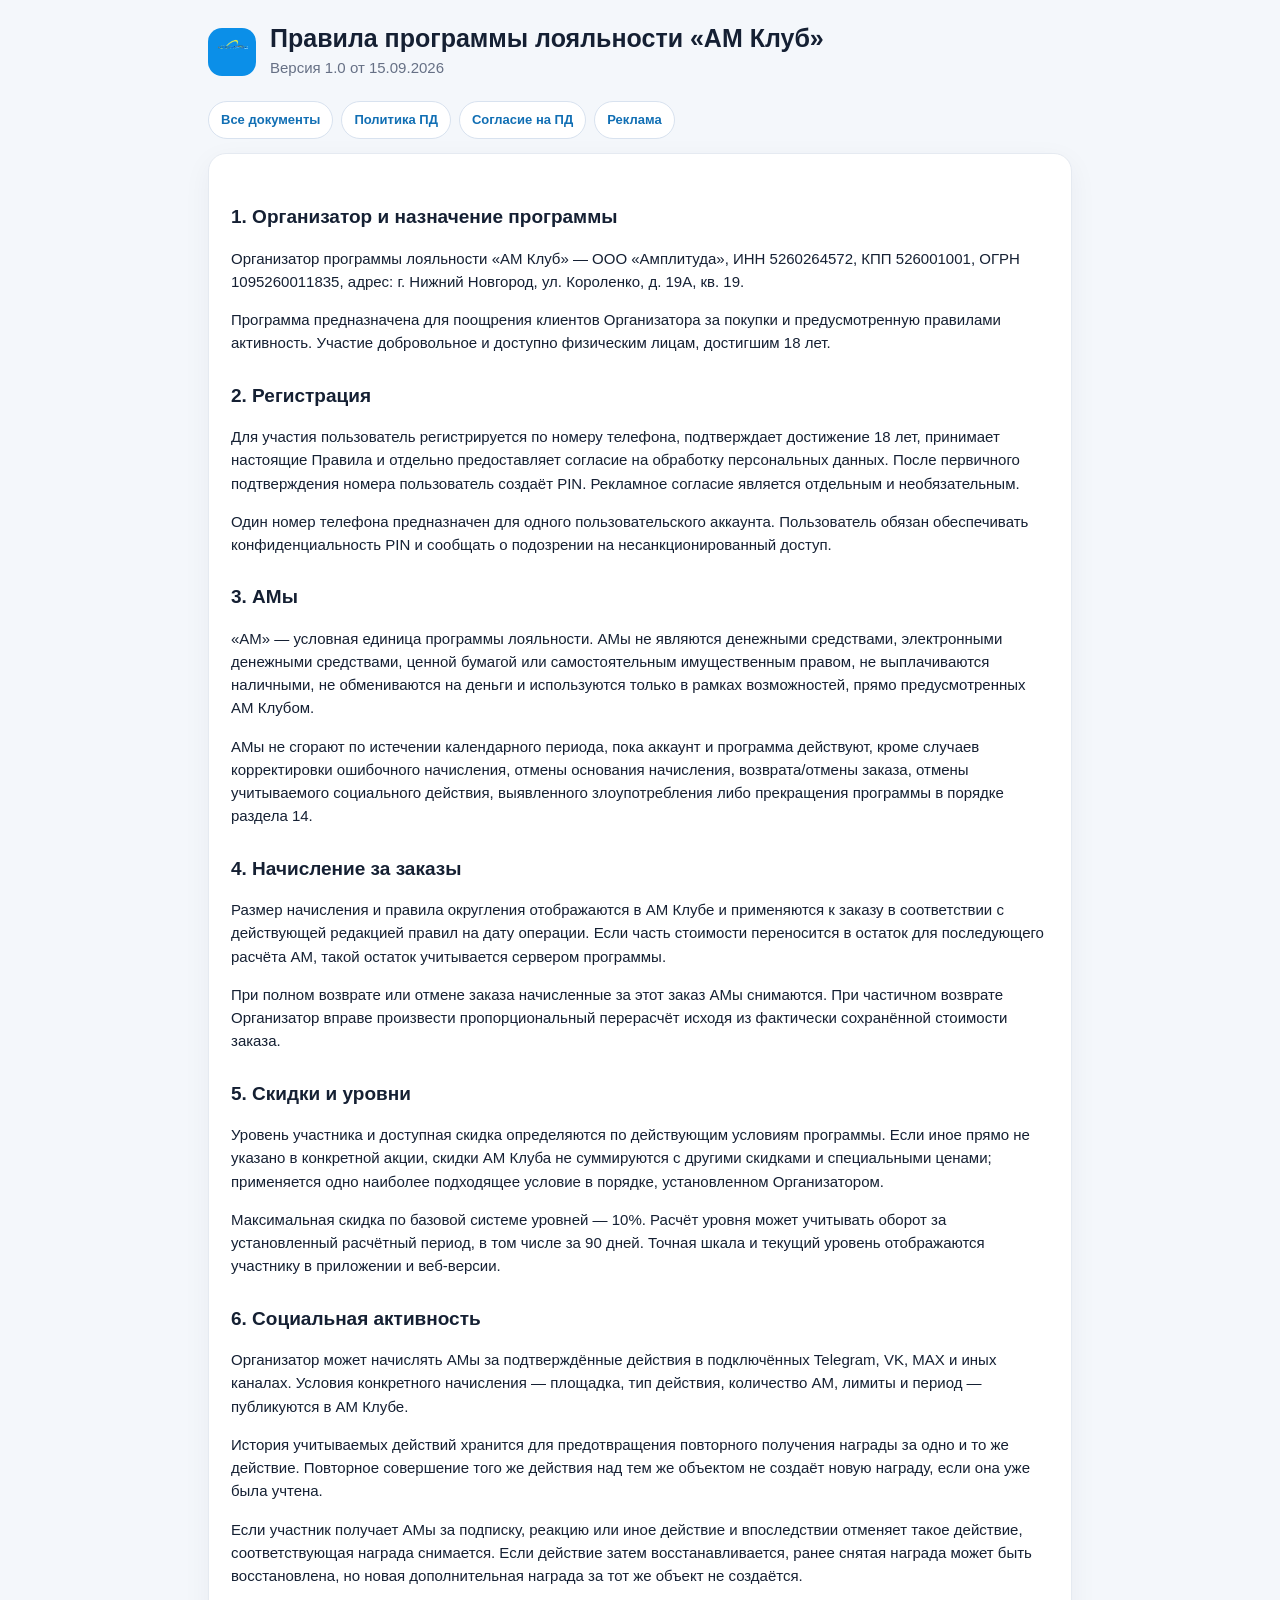
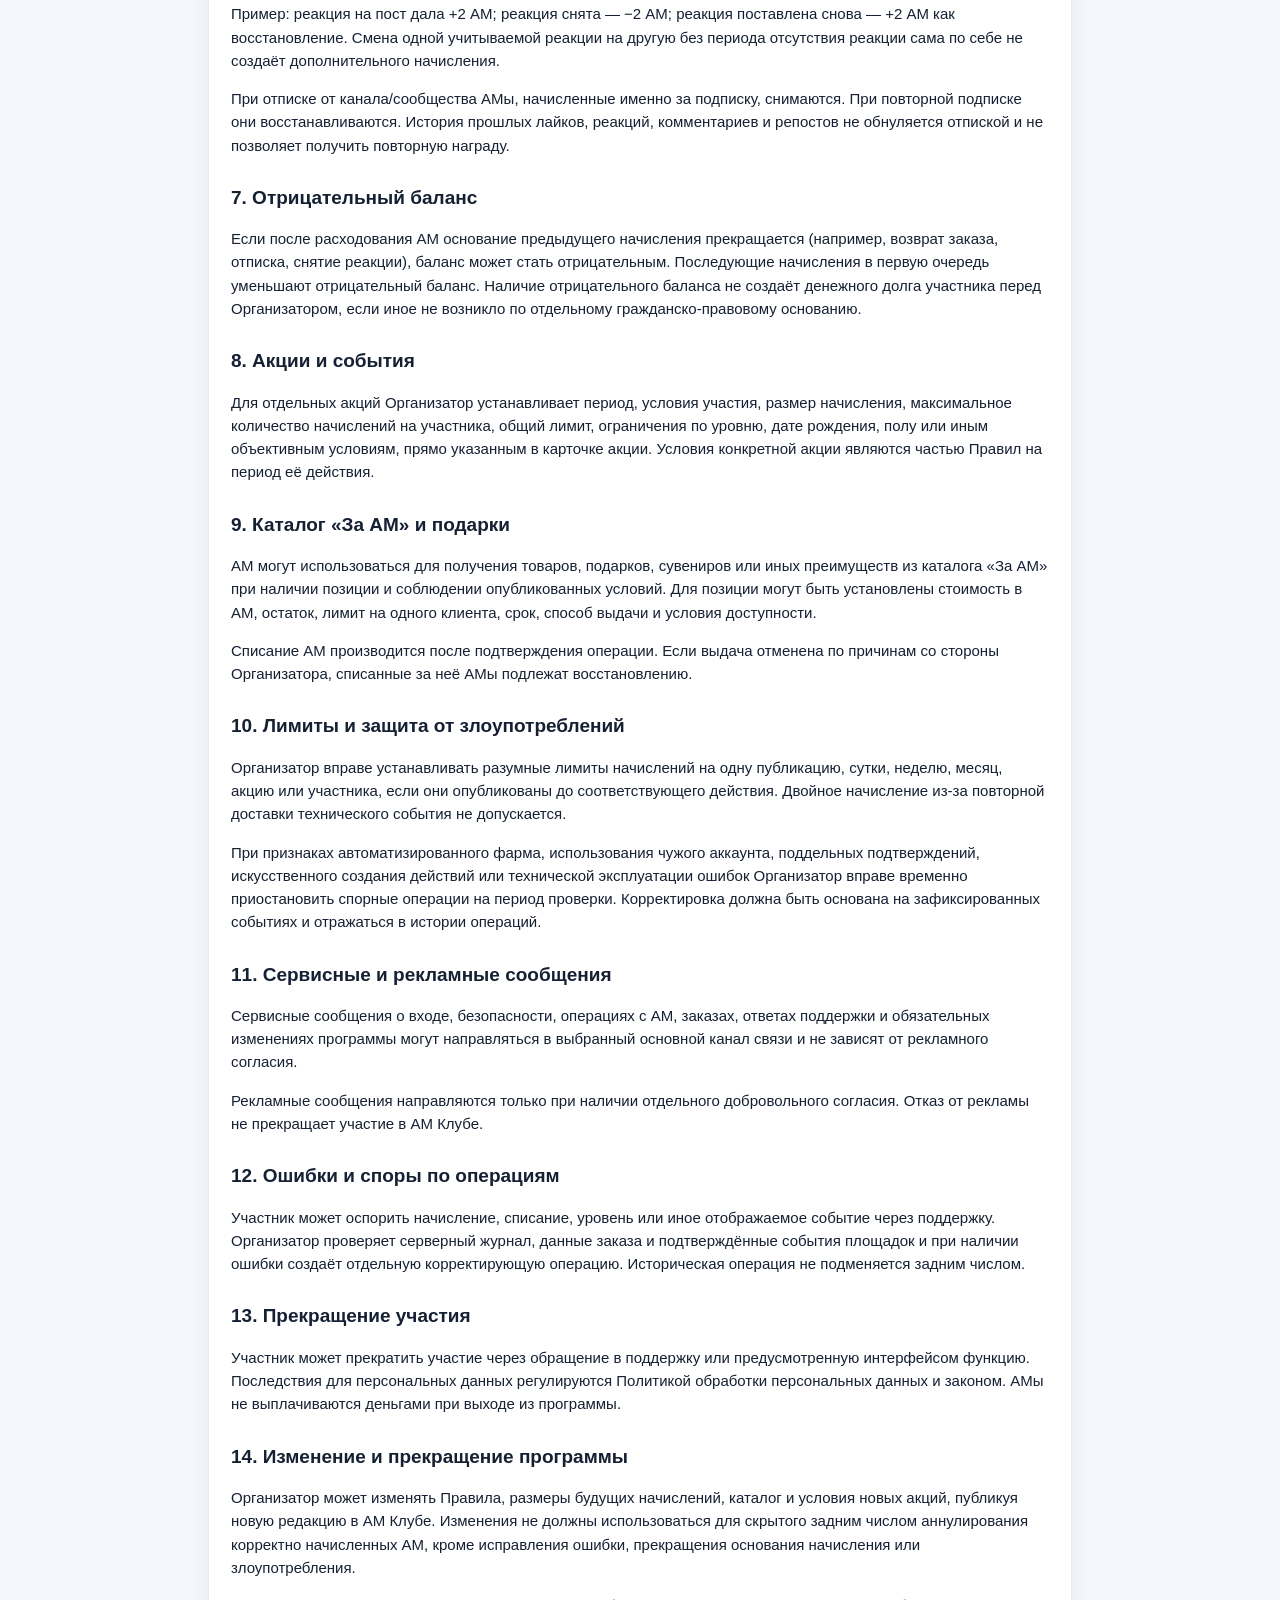
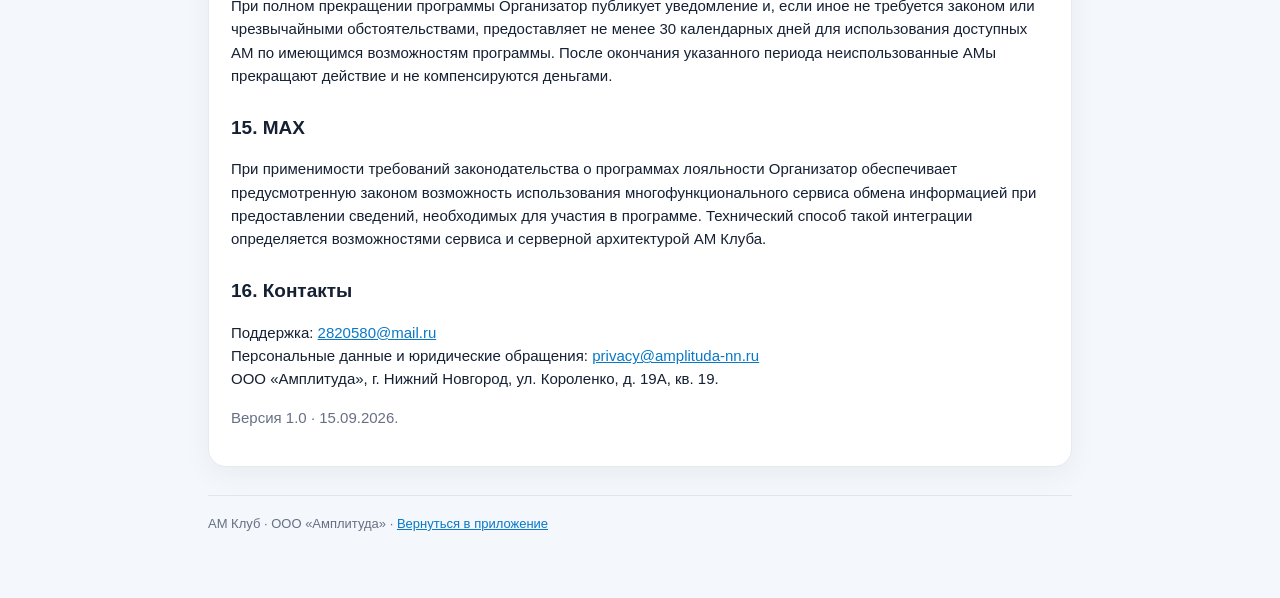
<file: amp-club-stage10-1/legal/rules.html>
<!doctype html><html lang="ru"><head><meta charset="utf-8"><meta name="viewport" content="width=device-width,initial-scale=1"><title>Правила программы лояльности АМ Клуб</title><link rel="stylesheet" href="./legal.css"></head><body><main class="legal-wrap"><header class="legal-head"><div class="legal-logo"><img src="../amp-logo.svg" alt="Амплитуда"></div><div class="legal-title"><h1>Правила программы лояльности «АМ Клуб»</h1><p>Версия 1.0 от 15.09.2026</p></div></header><nav class="legal-nav"><a href="./index.html">Все документы</a><a href="./privacy.html">Политика ПД</a><a href="./personal-data-consent.html">Согласие на ПД</a><a href="./marketing-consent.html">Реклама</a></nav><section class="legal-card"><h2>1. Организатор и назначение программы</h2><p>Организатор программы лояльности «АМ Клуб» — ООО «Амплитуда», ИНН 5260264572, КПП 526001001, ОГРН 1095260011835, адрес: г. Нижний Новгород, ул. Короленко, д. 19А, кв. 19.</p><p>Программа предназначена для поощрения клиентов Организатора за покупки и предусмотренную правилами активность. Участие добровольное и доступно физическим лицам, достигшим 18 лет.</p><h2>2. Регистрация</h2><p>Для участия пользователь регистрируется по номеру телефона, подтверждает достижение 18 лет, принимает настоящие Правила и отдельно предоставляет согласие на обработку персональных данных. После первичного подтверждения номера пользователь создаёт PIN. Рекламное согласие является отдельным и необязательным.</p><p>Один номер телефона предназначен для одного пользовательского аккаунта. Пользователь обязан обеспечивать конфиденциальность PIN и сообщать о подозрении на несанкционированный доступ.</p><h2>3. АМы</h2><p>«АМ» — условная единица программы лояльности. АМы не являются денежными средствами, электронными денежными средствами, ценной бумагой или самостоятельным имущественным правом, не выплачиваются наличными, не обмениваются на деньги и используются только в рамках возможностей, прямо предусмотренных АМ Клубом.</p><p>АМы не сгорают по истечении календарного периода, пока аккаунт и программа действуют, кроме случаев корректировки ошибочного начисления, отмены основания начисления, возврата/отмены заказа, отмены учитываемого социального действия, выявленного злоупотребления либо прекращения программы в порядке раздела 14.</p><h2>4. Начисление за заказы</h2><p>Размер начисления и правила округления отображаются в АМ Клубе и применяются к заказу в соответствии с действующей редакцией правил на дату операции. Если часть стоимости переносится в остаток для последующего расчёта АМ, такой остаток учитывается сервером программы.</p><p>При полном возврате или отмене заказа начисленные за этот заказ АМы снимаются. При частичном возврате Организатор вправе произвести пропорциональный перерасчёт исходя из фактически сохранённой стоимости заказа.</p><h2>5. Скидки и уровни</h2><p>Уровень участника и доступная скидка определяются по действующим условиям программы. Если иное прямо не указано в конкретной акции, скидки АМ Клуба не суммируются с другими скидками и специальными ценами; применяется одно наиболее подходящее условие в порядке, установленном Организатором.</p><p>Максимальная скидка по базовой системе уровней — 10%. Расчёт уровня может учитывать оборот за установленный расчётный период, в том числе за 90 дней. Точная шкала и текущий уровень отображаются участнику в приложении и веб-версии.</p><h2>6. Социальная активность</h2><p>Организатор может начислять АМы за подтверждённые действия в подключённых Telegram, VK, MAX и иных каналах. Условия конкретного начисления — площадка, тип действия, количество АМ, лимиты и период — публикуются в АМ Клубе.</p><p>История учитываемых действий хранится для предотвращения повторного получения награды за одно и то же действие. Повторное совершение того же действия над тем же объектом не создаёт новую награду, если она уже была учтена.</p><p>Если участник получает АМы за подписку, реакцию или иное действие и впоследствии отменяет такое действие, соответствующая награда снимается. Если действие затем восстанавливается, ранее снятая награда может быть восстановлена, но новая дополнительная награда за тот же объект не создаётся.</p><p>Пример: реакция на пост дала +2 АМ; реакция снята — −2 АМ; реакция поставлена снова — +2 АМ как восстановление. Смена одной учитываемой реакции на другую без периода отсутствия реакции сама по себе не создаёт дополнительного начисления.</p><p>При отписке от канала/сообщества АМы, начисленные именно за подписку, снимаются. При повторной подписке они восстанавливаются. История прошлых лайков, реакций, комментариев и репостов не обнуляется отпиской и не позволяет получить повторную награду.</p><h2>7. Отрицательный баланс</h2><p>Если после расходования АМ основание предыдущего начисления прекращается (например, возврат заказа, отписка, снятие реакции), баланс может стать отрицательным. Последующие начисления в первую очередь уменьшают отрицательный баланс. Наличие отрицательного баланса не создаёт денежного долга участника перед Организатором, если иное не возникло по отдельному гражданско-правовому основанию.</p><h2>8. Акции и события</h2><p>Для отдельных акций Организатор устанавливает период, условия участия, размер начисления, максимальное количество начислений на участника, общий лимит, ограничения по уровню, дате рождения, полу или иным объективным условиям, прямо указанным в карточке акции. Условия конкретной акции являются частью Правил на период её действия.</p><h2>9. Каталог «За АМ» и подарки</h2><p>АМ могут использоваться для получения товаров, подарков, сувениров или иных преимуществ из каталога «За АМ» при наличии позиции и соблюдении опубликованных условий. Для позиции могут быть установлены стоимость в АМ, остаток, лимит на одного клиента, срок, способ выдачи и условия доступности.</p><p>Списание АМ производится после подтверждения операции. Если выдача отменена по причинам со стороны Организатора, списанные за неё АМы подлежат восстановлению.</p><h2>10. Лимиты и защита от злоупотреблений</h2><p>Организатор вправе устанавливать разумные лимиты начислений на одну публикацию, сутки, неделю, месяц, акцию или участника, если они опубликованы до соответствующего действия. Двойное начисление из-за повторной доставки технического события не допускается.</p><p>При признаках автоматизированного фарма, использования чужого аккаунта, поддельных подтверждений, искусственного создания действий или технической эксплуатации ошибок Организатор вправе временно приостановить спорные операции на период проверки. Корректировка должна быть основана на зафиксированных событиях и отражаться в истории операций.</p><h2>11. Сервисные и рекламные сообщения</h2><p>Сервисные сообщения о входе, безопасности, операциях с АМ, заказах, ответах поддержки и обязательных изменениях программы могут направляться в выбранный основной канал связи и не зависят от рекламного согласия.</p><p>Рекламные сообщения направляются только при наличии отдельного добровольного согласия. Отказ от рекламы не прекращает участие в АМ Клубе.</p><h2>12. Ошибки и споры по операциям</h2><p>Участник может оспорить начисление, списание, уровень или иное отображаемое событие через поддержку. Организатор проверяет серверный журнал, данные заказа и подтверждённые события площадок и при наличии ошибки создаёт отдельную корректирующую операцию. Историческая операция не подменяется задним числом.</p><h2>13. Прекращение участия</h2><p>Участник может прекратить участие через обращение в поддержку или предусмотренную интерфейсом функцию. Последствия для персональных данных регулируются Политикой обработки персональных данных и законом. АМы не выплачиваются деньгами при выходе из программы.</p><h2>14. Изменение и прекращение программы</h2><p>Организатор может изменять Правила, размеры будущих начислений, каталог и условия новых акций, публикуя новую редакцию в АМ Клубе. Изменения не должны использоваться для скрытого задним числом аннулирования корректно начисленных АМ, кроме исправления ошибки, прекращения основания начисления или злоупотребления.</p><p>При полном прекращении программы Организатор публикует уведомление и, если иное не требуется законом или чрезвычайными обстоятельствами, предоставляет не менее 30 календарных дней для использования доступных АМ по имеющимся возможностям программы. После окончания указанного периода неиспользованные АМы прекращают действие и не компенсируются деньгами.</p><h2>15. MAX</h2><p>При применимости требований законодательства о программах лояльности Организатор обеспечивает предусмотренную законом возможность использования многофункционального сервиса обмена информацией при предоставлении сведений, необходимых для участия в программе. Технический способ такой интеграции определяется возможностями сервиса и серверной архитектурой АМ Клуба.</p><h2>16. Контакты</h2><p>Поддержка: <a href="mailto:2820580@mail.ru">2820580@mail.ru</a><br>Персональные данные и юридические обращения: <a href="mailto:privacy@amplituda-nn.ru">privacy@amplituda-nn.ru</a><br>ООО «Амплитуда», г. Нижний Новгород, ул. Короленко, д. 19А, кв. 19.</p><p class="muted">Версия 1.0 · 15.09.2026.</p></section><footer class="footer">АМ Клуб · ООО «Амплитуда» · <a href="../">Вернуться в приложение</a></footer></main></body></html>
</file>
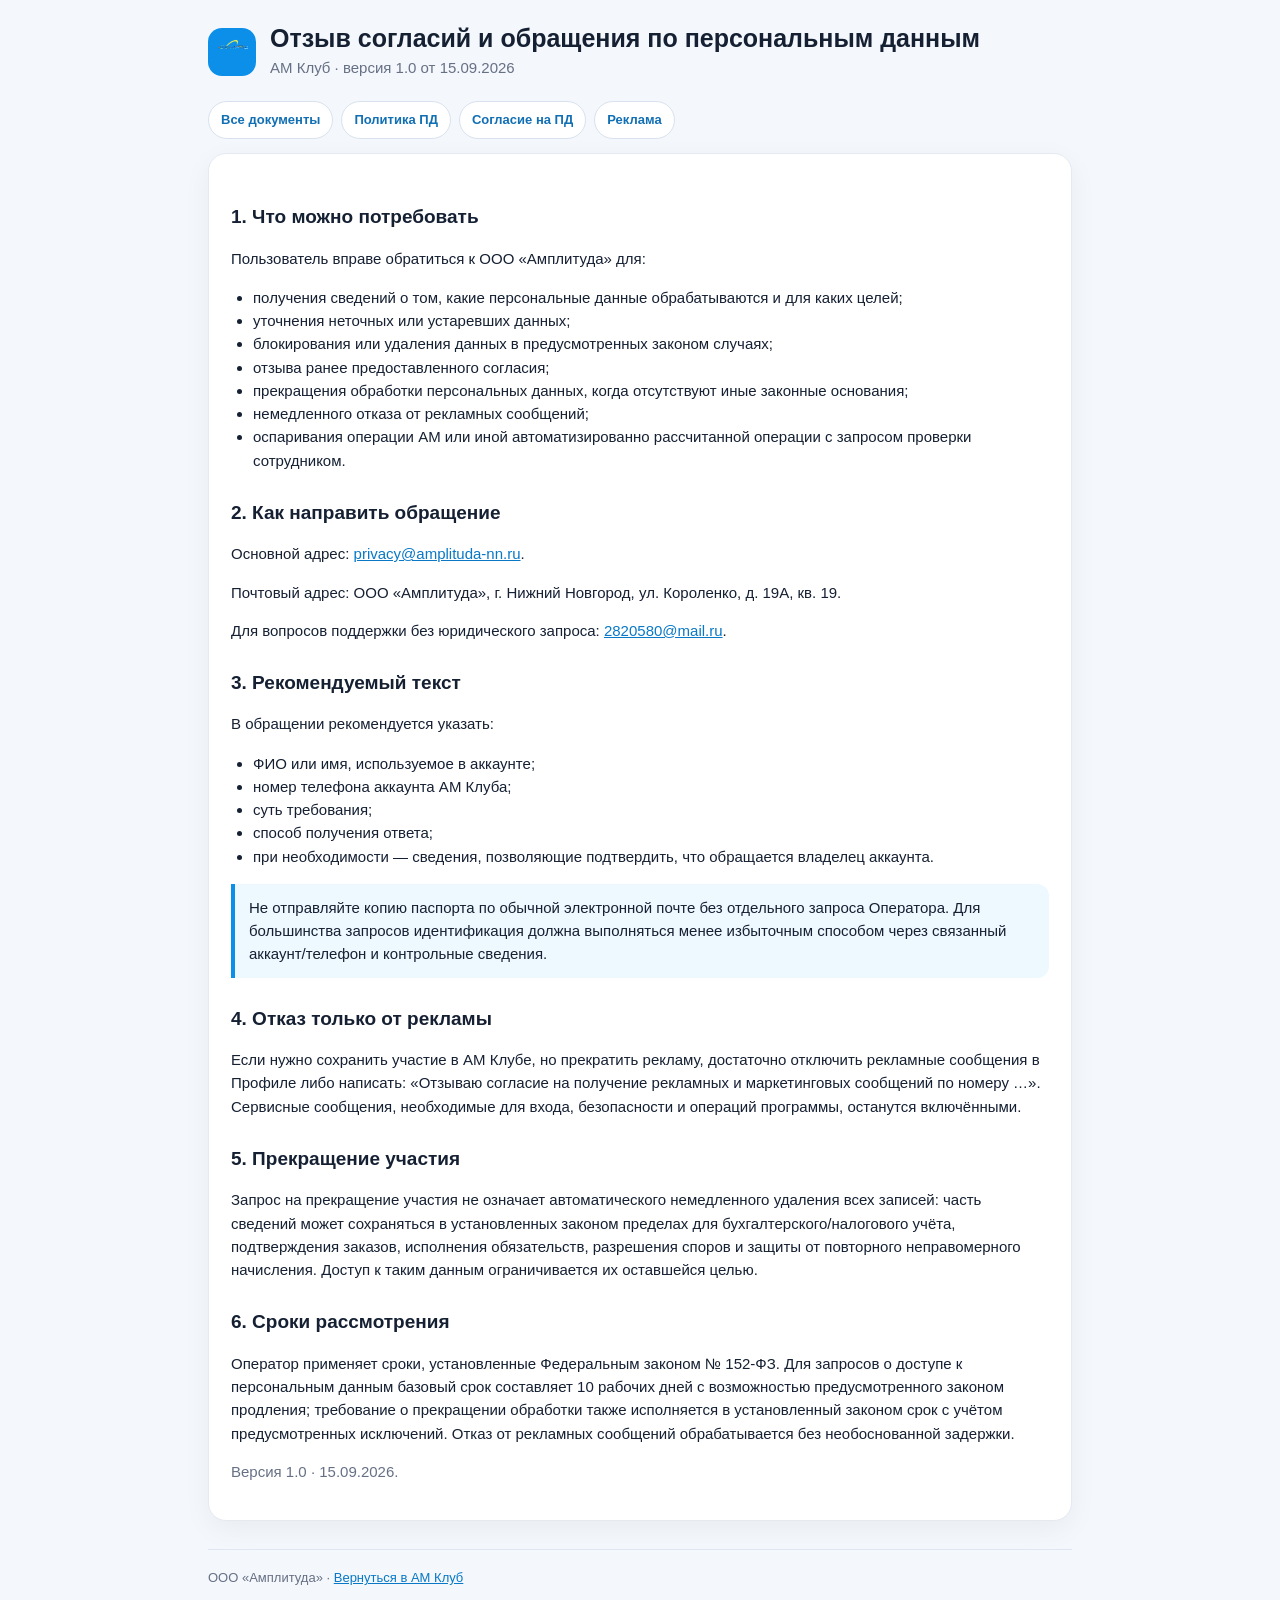
<file: amp-club-stage10-1/legal/withdrawal.html>
<!doctype html><html lang="ru"><head><meta charset="utf-8"><meta name="viewport" content="width=device-width,initial-scale=1"><title>Отзыв согласий и обращения по ПД — АМ Клуб</title><link rel="stylesheet" href="./legal.css"></head><body><main class="legal-wrap"><header class="legal-head"><div class="legal-logo"><img src="../amp-logo.svg" alt="Амплитуда"></div><div class="legal-title"><h1>Отзыв согласий и обращения по персональным данным</h1><p>АМ Клуб · версия 1.0 от 15.09.2026</p></div></header><nav class="legal-nav"><a href="./index.html">Все документы</a><a href="./privacy.html">Политика ПД</a><a href="./personal-data-consent.html">Согласие на ПД</a><a href="./marketing-consent.html">Реклама</a></nav><section class="legal-card"><h2>1. Что можно потребовать</h2><p>Пользователь вправе обратиться к ООО «Амплитуда» для:</p><ul><li>получения сведений о том, какие персональные данные обрабатываются и для каких целей;</li><li>уточнения неточных или устаревших данных;</li><li>блокирования или удаления данных в предусмотренных законом случаях;</li><li>отзыва ранее предоставленного согласия;</li><li>прекращения обработки персональных данных, когда отсутствуют иные законные основания;</li><li>немедленного отказа от рекламных сообщений;</li><li>оспаривания операции АМ или иной автоматизированно рассчитанной операции с запросом проверки сотрудником.</li></ul><h2>2. Как направить обращение</h2><p>Основной адрес: <a href="mailto:privacy@amplituda-nn.ru">privacy@amplituda-nn.ru</a>.</p><p>Почтовый адрес: ООО «Амплитуда», г. Нижний Новгород, ул. Короленко, д. 19А, кв. 19.</p><p>Для вопросов поддержки без юридического запроса: <a href="mailto:2820580@mail.ru">2820580@mail.ru</a>.</p><h2>3. Рекомендуемый текст</h2><p>В обращении рекомендуется указать:</p><ul><li>ФИО или имя, используемое в аккаунте;</li><li>номер телефона аккаунта АМ Клуба;</li><li>суть требования;</li><li>способ получения ответа;</li><li>при необходимости — сведения, позволяющие подтвердить, что обращается владелец аккаунта.</li></ul><p class="important">Не отправляйте копию паспорта по обычной электронной почте без отдельного запроса Оператора. Для большинства запросов идентификация должна выполняться менее избыточным способом через связанный аккаунт/телефон и контрольные сведения.</p><h2>4. Отказ только от рекламы</h2><p>Если нужно сохранить участие в АМ Клубе, но прекратить рекламу, достаточно отключить рекламные сообщения в Профиле либо написать: «Отзываю согласие на получение рекламных и маркетинговых сообщений по номеру …». Сервисные сообщения, необходимые для входа, безопасности и операций программы, останутся включёнными.</p><h2>5. Прекращение участия</h2><p>Запрос на прекращение участия не означает автоматического немедленного удаления всех записей: часть сведений может сохраняться в установленных законом пределах для бухгалтерского/налогового учёта, подтверждения заказов, исполнения обязательств, разрешения споров и защиты от повторного неправомерного начисления. Доступ к таким данным ограничивается их оставшейся целью.</p><h2>6. Сроки рассмотрения</h2><p>Оператор применяет сроки, установленные Федеральным законом № 152-ФЗ. Для запросов о доступе к персональным данным базовый срок составляет 10 рабочих дней с возможностью предусмотренного законом продления; требование о прекращении обработки также исполняется в установленный законом срок с учётом предусмотренных исключений. Отказ от рекламных сообщений обрабатывается без необоснованной задержки.</p><p class="muted">Версия 1.0 · 15.09.2026.</p></section><footer class="footer">ООО «Амплитуда» · <a href="../">Вернуться в АМ Клуб</a></footer></main></body></html>
</file>
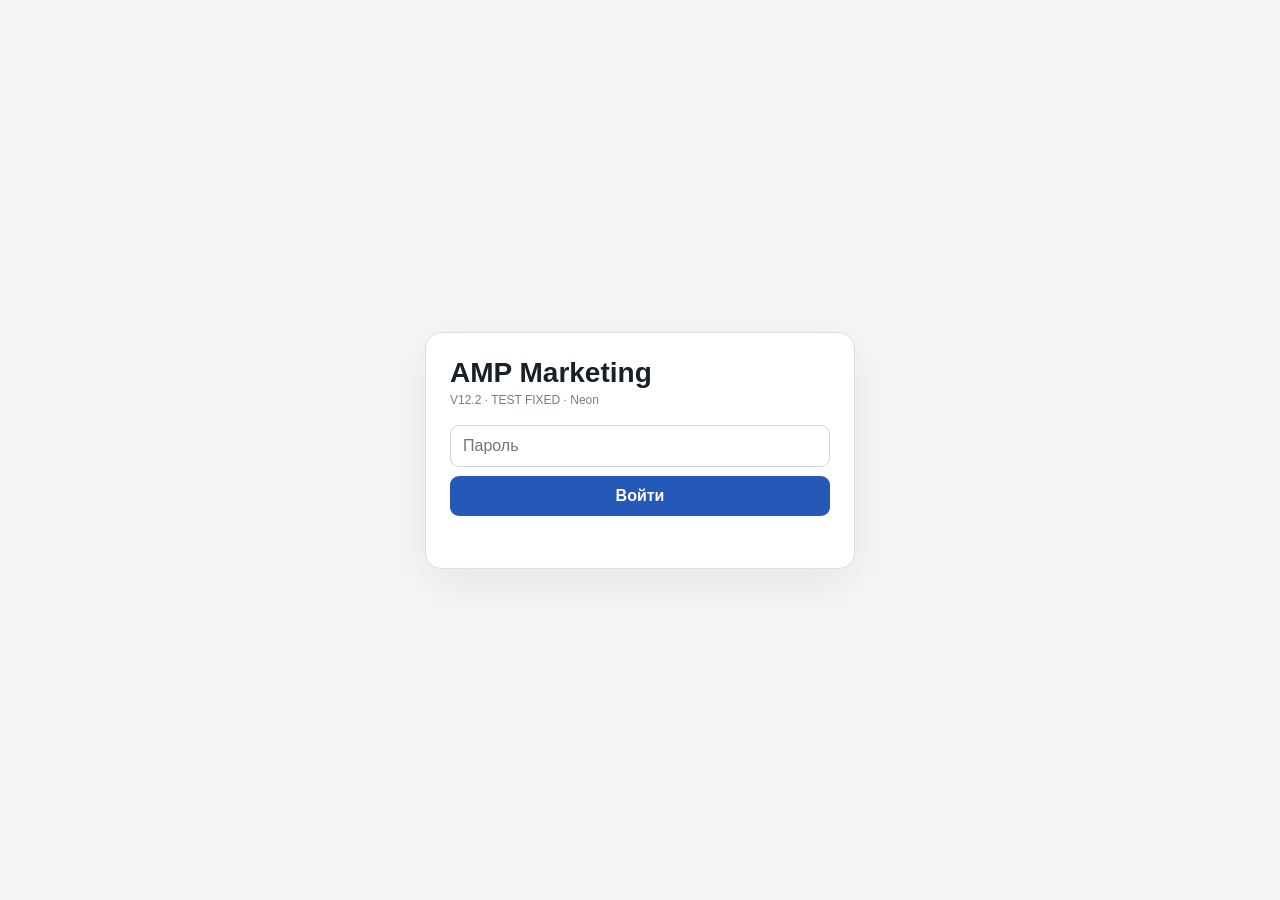
<file: amp-web/v122-fixed/hotfix.html>
<!doctype html><html lang="ru"><head><meta charset="utf-8"><meta name="viewport" content="width=device-width,initial-scale=1"><title>AMP Marketing V12.2 Hotfix</title><style>html,body{margin:0;width:100%;height:100%;overflow:hidden;background:#f3f5f7}#app{border:0;width:100%;height:100%;display:block}</style></head><body><iframe id="app" src="./index.html?v=20260914-server-migration"></iframe><script>(()=>{const f=document.getElementById('app');let busy=false,done=false;async function inject(){if(done||busy)return;try{const w=f.contentWindow,d=w&&w.document;if(!d||d.querySelectorAll('#tabs .tab').length!==8||typeof w.render!=='function')return;busy=true;const r=await fetch('./hotfix-patch.js?v=20260914-server-migration',{cache:'no-store'});if(!r.ok)throw new Error('hotfix HTTP '+r.status);const js=await r.text();w.eval(js);done=!!w.__AMP_HOTFIX_20260914;}catch(e){console.error('AMP hotfix',e)}finally{busy=false}}f.addEventListener('load',()=>{done=false;setTimeout(inject,250)});setInterval(inject,500)})();</script></body></html>
</file>
<file: amp-club-stage10-1/styles.css>
:root{--bg:#f4f8fb;--card:#fff;--ink:#102a45;--muted:#718397;--blue:#078be6;--blue2:#0078d4;--yellow:#ffed28;--red:#df4055;--green:#13915a;--shadow:0 8px 28px rgba(23,56,84,.08);font-family:Inter,-apple-system,BlinkMacSystemFont,"Segoe UI",Arial,sans-serif;color:var(--ink);background:var(--bg)}*{box-sizing:border-box}html,body,#app{margin:0;min-height:100%}body{min-width:280px;background:var(--bg);-webkit-font-smoothing:antialiased}button,input,select,textarea{font:inherit}button{cursor:pointer}.shell{width:min(100%,1100px);margin:auto}.screen{min-height:100vh;padding:14px 14px calc(92px + env(safe-area-inset-bottom))}.top{display:flex;gap:10px;align-items:center;justify-content:space-between;margin-bottom:12px}.brand{display:flex;gap:10px;align-items:center}.logo{width:44px;height:44px;border-radius:14px;background:linear-gradient(135deg,#0fa4ed,#087edc);color:#ffed28;display:grid;place-items:center;font-size:25px;font-weight:900;box-shadow:0 7px 18px rgba(7,139,230,.18)}h1,h2,h3,p{margin:0}.title{font-size:23px;letter-spacing:-.03em}.sub{font-size:11px;color:var(--muted);margin-top:3px}.card{background:var(--card);border-radius:20px;box-shadow:var(--shadow)}.balance{padding:18px;color:#fff;background:linear-gradient(135deg,#19a1e9,#007edc);margin-bottom:10px}.balance .label{font-size:18px;font-weight:800}.balance .value{font-size:58px;font-weight:900;line-height:1;margin:8px 0}.balance .row{display:flex;justify-content:space-between;align-items:center;font-size:12px}.progress-card{padding:14px 15px;margin-bottom:14px}.progress-head{display:flex;justify-content:space-between;gap:8px;font-size:13px;font-weight:800}.progress{height:13px;background:#e6edf2;border-radius:99px;margin:10px 0 5px;overflow:hidden}.progress i{display:block;height:100%;background:linear-gradient(90deg,#08a0eb,#0789e2 72%,#ff7c46,#ffd51e);border-radius:99px}.section-head{display:flex;align-items:end;justify-content:space-between;gap:10px;margin:16px 2px 9px}.section-head h2{font-size:19px}.link{border:0;background:transparent;color:var(--blue);font-weight:800}.grid{display:grid;grid-template-columns:repeat(2,minmax(0,1fr));gap:10px}.reward{border:0;padding:0;text-align:left;color:inherit;overflow:hidden}.reward-visual{height:105px;display:grid;place-items:center;font-size:42px;background:linear-gradient(145deg,#f8fbfd,#e9f1f6)}.reward-body{padding:10px}.reward h3{font-size:13px}.price{color:var(--blue);font-weight:900;margin-top:6px}.tag{display:inline-flex;padding:4px 7px;border-radius:99px;background:#edf6fc;color:#557086;font-size:9px;font-weight:800;margin:4px 4px 0 0}.locked{opacity:.55}.nav{position:fixed;z-index:20;left:0;right:0;bottom:0;background:rgba(255,255,255,.97);border-top:1px solid #e7edf2;padding-bottom:env(safe-area-inset-bottom);box-shadow:0 -8px 25px rgba(24,60,88,.07)}.navrail{max-width:1100px;margin:auto;height:76px;display:grid;grid-auto-flow:column;grid-auto-columns:minmax(66px,1fr);overflow-x:auto;scrollbar-width:none}.nav button{border:0;background:transparent;color:#8a98a5;min-width:66px;font-size:10px;font-weight:700}.nav button b{display:block;font-size:20px;margin-bottom:4px}.nav button.active{color:var(--blue)}.list{display:grid;gap:9px}.rowcard{border:0;padding:13px 14px;color:inherit;text-align:left;display:grid;grid-template-columns:minmax(0,1fr) auto;gap:8px;align-items:center}.rowcard h3{font-size:14px}.rowcard p{font-size:10.5px;color:var(--muted);margin-top:4px;line-height:1.35}.pill{padding:5px 8px;border-radius:99px;font-size:9px;font-weight:900;background:#eaf6ff;color:var(--blue);max-width:180px;text-align:center;white-space:normal}.plus{color:var(--green);font-weight:900}.minus{color:var(--red);font-weight:900}.filters{display:flex;gap:7px;overflow:auto;margin:0 -14px 10px;padding:2px 14px 5px;scrollbar-width:none}.filters button{flex:0 0 auto;border:1px solid #dce7ef;background:#fff;color:#60758a;border-radius:99px;padding:8px 12px;font-size:10px;font-weight:800}.filters button.active{background:var(--blue);border-color:var(--blue);color:#fff}.profile-id{padding:14px;margin-bottom:10px}.data{display:grid;grid-template-columns:repeat(2,minmax(0,1fr));gap:7px;margin-top:10px}.cell{background:#f5f9fc;border-radius:13px;padding:9px}.cell span{display:block;color:var(--muted);font-size:9px}.cell b{display:block;margin-top:3px;font-size:12px;overflow:hidden;text-overflow:ellipsis}.channels{display:grid;gap:7px}.channel{padding:11px 12px;display:grid;grid-template-columns:36px 1fr auto;gap:9px;align-items:center}.mark{width:36px;height:36px;border-radius:12px;background:var(--blue);color:#fff;display:grid;place-items:center;font-size:11px;font-weight:900}.admin-switch{border:0;border-radius:12px;background:#16344e;color:#fff;padding:9px 11px;font-size:10px;font-weight:900}.admin{padding-bottom:35px}.admin-tabs{display:flex;gap:7px;overflow:auto;margin:0 -14px 12px;padding:2px 14px 6px;scrollbar-width:none}.admin-tabs button{border:0;border-radius:12px;padding:9px 11px;background:#e8eef3;color:#41576b;font-size:10px;font-weight:900;white-space:nowrap}.admin-tabs button.active{background:var(--blue);color:#fff}.search{width:100%;border:1px solid #d7e3eb;border-radius:13px;background:#fff;padding:11px 12px;margin-bottom:10px;outline:none}.customer-searchline{width:100%;max-width:380px;margin-bottom:12px}.customer-searchline .search{margin-bottom:4px}.admin-layout{display:grid;gap:10px}.customer{padding:11px;display:grid;grid-template-columns:36px 1fr auto;gap:8px;align-items:center;border:1px solid transparent}.customer.selected{border-color:#89ccfa}.avatar{width:36px;height:36px;border-radius:12px;background:#e7f5ff;color:var(--blue);display:grid;place-items:center;font-weight:900}.customer b{font-size:11px}.customer small{display:block;color:var(--muted);font-size:8.5px;margin-top:2px}.detail{padding:14px}.metrics{display:grid;grid-template-columns:repeat(2,1fr);gap:7px;margin:12px 0}.metric{padding:9px;background:#f4f8fb;border-radius:12px}.metric span{font-size:8px;color:var(--muted);display:block}.metric b{font-size:13px}.actions{display:grid;grid-template-columns:1fr 1fr;gap:7px}.btn{border:0;border-radius:12px;padding:10px 12px;font-size:10.5px;font-weight:900}.primary{background:var(--blue);color:#fff}.secondary{background:#eaf2f7;color:#26445d}.danger{background:#fff0f2;color:var(--red)}.entity{padding:12px}.entity-head{display:flex;gap:8px;justify-content:space-between}.entity h3{font-size:13px}.entity p{font-size:9.5px;color:var(--muted);margin-top:4px;line-height:1.3}.entity-actions{display:flex;gap:6px;margin-top:9px}.modal-bg{position:fixed;z-index:50;inset:0;background:rgba(9,27,43,.38);display:flex;align-items:flex-end;justify-content:center;padding:12px}.modal{width:min(100%,560px);max-height:88vh;overflow:auto;background:#fff;border-radius:24px 24px 18px 18px;padding:16px;box-shadow:0 25px 70px rgba(0,0,0,.2)}.modal h2{font-size:20px}.modal p{font-size:10px;color:var(--muted);margin:4px 0 12px}.field{display:block;margin-top:9px}.field>span{display:block;font-size:9px;font-weight:900;margin-bottom:4px}.field input,.field textarea,.field select{width:100%;border:1px solid #d8e3eb;border-radius:11px;padding:10px;background:#fff;color:var(--ink)}.field textarea{min-height:70px;resize:vertical}.form-grid{display:grid;grid-template-columns:1fr 1fr;gap:8px}.checks{display:grid;gap:6px;margin-top:9px}.check{display:flex;gap:8px;align-items:center;font-size:10px}.modal-actions{display:flex;gap:7px;justify-content:flex-end;margin-top:13px}.toast{position:fixed;z-index:80;left:50%;bottom:92px;transform:translateX(-50%);background:#102d47;color:#fff;border-radius:12px;padding:9px 12px;font-size:10px;box-shadow:var(--shadow)}.empty{padding:22px;text-align:center;color:var(--muted);font-size:11px}.media-row{display:flex;gap:5px;flex-wrap:wrap;margin-top:6px}.media-chip{background:#f0f5f8;padding:5px 7px;border-radius:8px;font-size:8px}.order-money{font-size:16px;font-weight:900}.notice{padding:10px 12px;background:#eef8ff;border-radius:13px;font-size:10px;color:#45677f;margin-bottom:10px}.status-on{color:var(--green)}.status-off{color:#8a98a5}
@media(min-width:700px){.screen{padding:24px 28px 110px}.grid{grid-template-columns:repeat(4,1fr)}.admin-layout{grid-template-columns:320px 1fr}.data{grid-template-columns:repeat(4,1fr)}.channels{grid-template-columns:repeat(3,1fr)}.modal-bg{align-items:center}.modal{border-radius:24px}.title{font-size:28px}.reward-visual{height:130px}}
@media(min-width:1050px){.grid{grid-template-columns:repeat(6,1fr)}}
</file>
<file: amp-club-stage10-1/overrides.css>
.logo{padding:3px;background:#fff;overflow:hidden}.logo img{width:100%;height:100%;object-fit:contain;display:block}.linkcard,.channel-link,.external-link,.inline-link{color:inherit;text-decoration:none}.linkcard:hover,.channel-link:hover{box-shadow:0 10px 32px rgba(23,56,84,.14)}.contact-card{margin-top:18px;padding:14px}.section-head.compact{margin:0 2px 10px}.contact-links{display:grid;grid-template-columns:1fr 1fr;gap:8px}.contact-links a{display:flex;flex-direction:column;gap:2px;padding:10px;border-radius:13px;background:#f5f9fc;color:inherit;text-decoration:none}.contact-links b{font-size:10px}.contact-links span{font-size:11px;color:var(--blue);overflow-wrap:anywhere}.external-link{display:inline-flex;align-items:center;justify-content:center}.inline-link{color:var(--blue)}.channel-link{cursor:pointer}.customer-searchline{max-width:420px}.hidden{display:none!important}.security-card{display:flex;justify-content:space-between;gap:14px;align-items:center;padding:14px;margin-top:10px}.security-card h3{font-size:14px;margin:0 0 4px}.security-card p{font-size:10px;color:var(--muted);line-height:1.45;margin:0}.registration-admin{display:grid;grid-template-columns:minmax(0,1fr) 180px;gap:22px;align-items:center;padding:18px;margin-top:18px}.registration-admin img{width:180px;height:180px;background:#fff;border:1px solid #e5edf3;border-radius:16px;padding:6px}.registration-copy h2{margin:0 0 7px}.registration-copy p{line-height:1.5;color:var(--muted)}.auth-shell{min-height:100vh;display:flex;align-items:center;justify-content:center;padding:24px;background:linear-gradient(180deg,#f5f9fc 0,#eef5fa 100%)}.auth-card{width:min(430px,100%);padding:22px}.auth-brand{display:flex;gap:12px;align-items:center;margin-bottom:22px}.auth-brand .logo{width:48px;height:48px;border-radius:14px}.auth-brand h1{margin:0;font-size:22px}.auth-brand p{margin:2px 0 0;color:var(--muted)}.auth-card>h2{margin:0 0 8px}.auth-card>p{color:var(--muted);line-height:1.5;margin:0 0 16px}.wide{width:100%;margin-top:9px}.ghost{background:#f2f6f9;color:#234;border:none}.auth-note{margin-top:14px;padding:10px 12px;border-radius:12px;background:#fff6c7;font-size:12px;line-height:1.45}.auth-success{width:54px;height:54px;border-radius:50%;display:grid;place-items:center;background:#daf5e4;color:#18864b;font-size:30px;font-weight:900;margin:0 auto 14px}.auth-link{text-decoration:none;display:flex;align-items:center;justify-content:center}.text-link{display:block;text-align:center;margin-top:14px;color:var(--blue);text-decoration:none;font-weight:700}.recovery-buttons{display:grid;grid-template-columns:1fr 1fr;gap:8px}.recovery-buttons .ghost{grid-column:1/-1}@media(max-width:620px){.registration-admin{grid-template-columns:1fr}.registration-admin img{width:160px;height:160px}.security-card{align-items:flex-start;flex-direction:column}.security-card .btn{width:100%}}@media(max-width:420px){.contact-links{grid-template-columns:1fr}.auth-shell{padding:12px}.auth-card{padding:16px}.recovery-buttons{grid-template-columns:1fr}}
</file>
<file: amp-club-stage10-1/legal-ui.css>
.legal-consents{margin:14px 0;padding:14px;border:1px solid #dfe7f0;border-radius:14px;background:#f8fbfe}.legal-consent-row{display:flex;align-items:flex-start;gap:10px;padding:8px 0;font-size:13px;line-height:1.35}.legal-consent-row input{width:19px;height:19px;margin:0;flex:0 0 auto;accent-color:#0b8fe8}.legal-consent-row a{color:#0878c7;font-weight:600}.legal-consent-row.optional{border-top:1px solid #e4eaf1;margin-top:5px;padding-top:12px}.legal-note{font-size:12px;color:#667085;margin-top:7px}.legal-profile{margin-top:16px}.legal-links-grid{display:grid;grid-template-columns:1fr 1fr;gap:8px;margin-top:10px}.legal-links-grid a{display:block;border:1px solid #dce5ef;background:#fff;border-radius:12px;padding:11px;text-decoration:none;color:#126fae;font-size:13px;font-weight:600}.legal-status{display:flex;justify-content:space-between;gap:10px;align-items:center;padding:11px 0;border-bottom:1px solid #e7ecf2}.legal-status:last-child{border-bottom:0}.legal-status span{font-size:13px;color:#667085}.legal-status b{font-size:13px}.legal-small-btn{border:1px solid #cfdbe8;background:#fff;border-radius:10px;padding:7px 10px;font-weight:600;color:#146da7;cursor:pointer}@media(max-width:520px){.legal-links-grid{grid-template-columns:1fr}}
</file>
<file: amp-club-stage10-1/legal/legal.css>
*{box-sizing:border-box}body{margin:0;background:#f4f7fb;color:#152033;font-family:-apple-system,BlinkMacSystemFont,"Segoe UI",Arial,sans-serif;line-height:1.55}.legal-wrap{max-width:900px;margin:0 auto;padding:24px 18px 64px}.legal-head{display:flex;align-items:center;gap:14px;margin-bottom:22px}.legal-logo{width:48px;height:48px;border-radius:14px;background:#0b8fe8;display:grid;place-items:center;padding:8px}.legal-logo img{max-width:100%;max-height:100%}.legal-title h1{font-size:25px;line-height:1.15;margin:0}.legal-title p{margin:3px 0 0;color:#667085}.legal-card{background:#fff;border:1px solid #e5eaf1;border-radius:18px;padding:22px;margin:14px 0;box-shadow:0 8px 28px rgba(20,40,70,.05)}h2{font-size:19px;margin:26px 0 10px}h3{font-size:16px;margin:20px 0 8px}p,li{font-size:15px}ul,ol{padding-left:22px}.meta{display:grid;grid-template-columns:1fr 1fr;gap:10px}.meta div{padding:12px;border-radius:12px;background:#f6f8fb}.meta b{display:block;font-size:12px;color:#667085;margin-bottom:4px}.legal-nav{display:flex;flex-wrap:wrap;gap:8px;margin:14px 0}.legal-nav a,.back{display:inline-flex;text-decoration:none;border:1px solid #d8e2ef;border-radius:999px;padding:8px 12px;color:#116fb4;background:#fff;font-weight:600;font-size:13px}.important{border-left:4px solid #0b8fe8;padding:12px 14px;background:#eef8ff;border-radius:0 12px 12px 0}.muted{color:#667085}.footer{margin-top:28px;padding-top:18px;border-top:1px solid #dfe6ef;color:#667085;font-size:13px}a{color:#0878c7}table{width:100%;border-collapse:collapse;font-size:14px}th,td{border:1px solid #e2e7ee;padding:9px;text-align:left;vertical-align:top}th{background:#f7f9fc}@media(max-width:600px){.legal-wrap{padding:18px 12px 48px}.legal-card{padding:17px}.meta{grid-template-columns:1fr}.legal-title h1{font-size:21px}table{font-size:12px;display:block;overflow:auto}}
</file>
